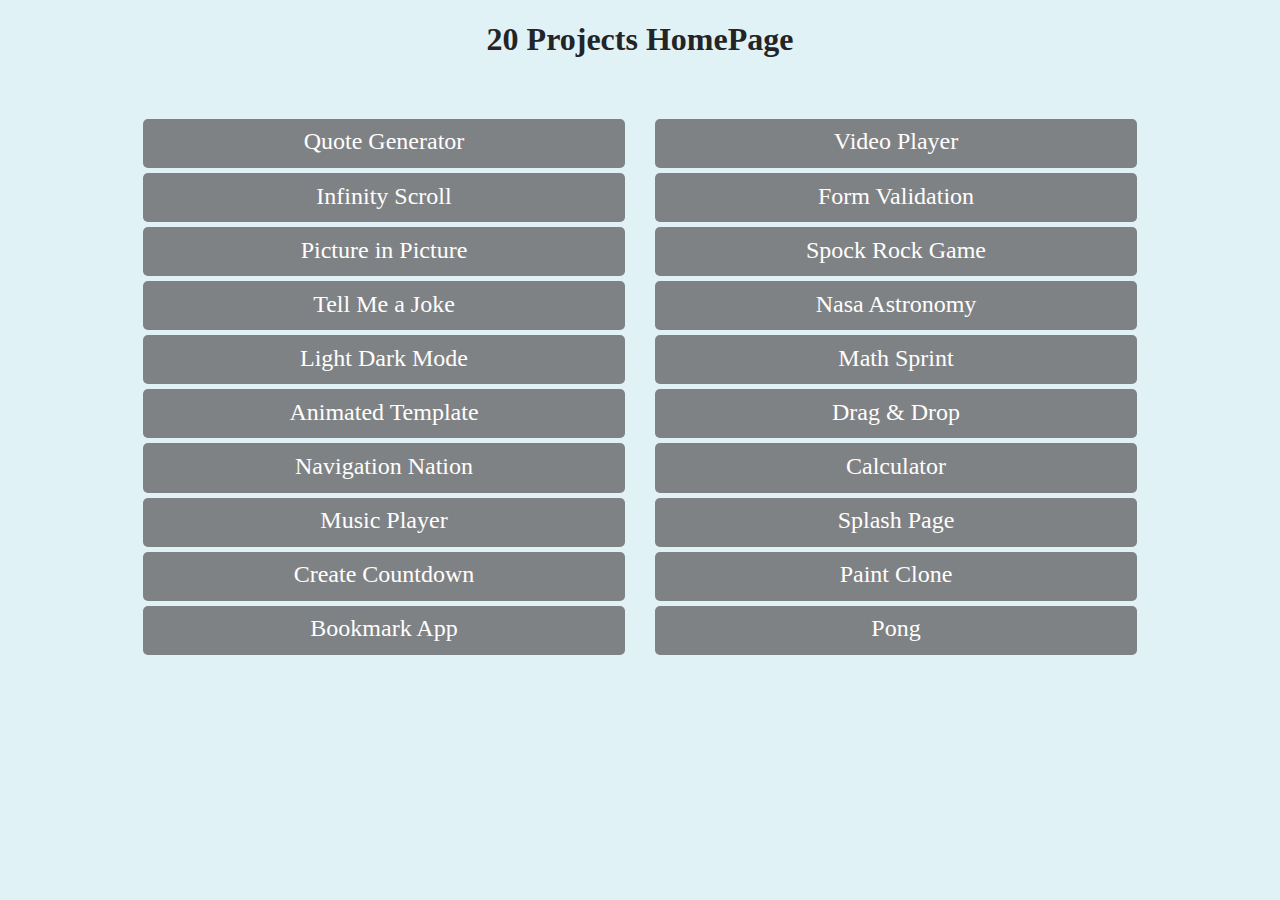
<file: index.html>
<!DOCTYPE html>
<html lang="en">

<head>
    <meta charset="UTF-8">
    <meta name="viewport" content="width=device-width, initial-scale=1.0">
    <title>Noman's 20 Web Projects</title>
    <link rel="icon" type="#" href="image.jpg">
    <link rel="stylesheet" href="style.css">
</head>

<body>
    <h1>20 Projects HomePage</h1>
    <div class="main-container">
        <div class="container">
            <ol>
                <li><a href="https://410noman.github.io/js20webprojects/1-QuoteGenerator/" target="_blank">Quote Generator</a></li>
                <li><a href="https://410noman.github.io/js20webprojects/2-InfinityScroll/" target="_blank">Infinity Scroll</a></li>
                <li><a href="https://410noman.github.io/js20webprojects/3-PictureInPicture/" target="_blank">Picture in Picture</a></li>
                <li><a href="https://410noman.github.io/js20webprojects/4-jokeTeller/" target="_blank">Tell Me a Joke</a></li>
                <li><a href="https://410nomanl.github.io/js20webprojects/5-light-dark-mode/" target="_blank">Light Dark Mode</a></li>
                <li><a href="https://410noman.github.io/js20webprojects/6-animated-template/" target="_blank">Animated Template</a></li>
                <li><a href="https://410noman.github.io/js20webprojects/7-navigation-nation/" target="_blank">Navigation Nation</a></li>
                <li><a href="https://410noman.github.io/js20webprojects/8-music-player/" target="_blank">Music Player</a></li>
                <li><a href="https://410noman.github.io/js20webprojects/9-custom-countdown/" target="_blank">Create Countdown</a></li>
                <li><a href="https://410noman.github.io/js20webprojects/10-bookmark-app/" target="_blank">Bookmark App</a></li>
            </ol>
        </div>
        <div class="container">
            <ol>
                <li><a href="https://410noman.github.io/js20webprojects/11-video-player/" target="_blank">Video Player</a></li>
                <li><a href="https://410noman.github.io/js20webprojects/12-form-validation/" target="_blank">Form Validation</a></li>
                <li><a href="https://410noman.github.io/js20webprojects/13-spock-rock-game/" target="_blank">Spock Rock Game</a></li>
                <li><a href="https://410noman.github.io/js20webprojects/14-nasa-astronomy-inf/" target="_blank">Nasa Astronomy</a></li>
                <li><a href="https://410noman.github.io/js20webprojects/15-math-sprint-game/" target="_blank">Math Sprint</a></li>
                <li><a href="https://410noman.github.io/js20webprojects/16-drag-and-drop/" target="_blank">Drag & Drop</a></li>
                <li><a href="https://410noman.github.io/js20webprojects/17-calculator/" target="_blank">Calculator</a></li>
                <li><a href="https://410noman.github.io/js20webprojects/18-splash-page/" target="_blank">Splash Page</a></li>
                <li><a href="https://410noman.github.io/js20webprojects/19-paint-clone/" target="_blank">Paint Clone</a></li>
                <li><a href="https://410noman.github.io/js20webprojects/20-pong/" target="_blank">Pong </a></li>
            </ol>
        </div>
    </div>
</body>

</html>
</file>
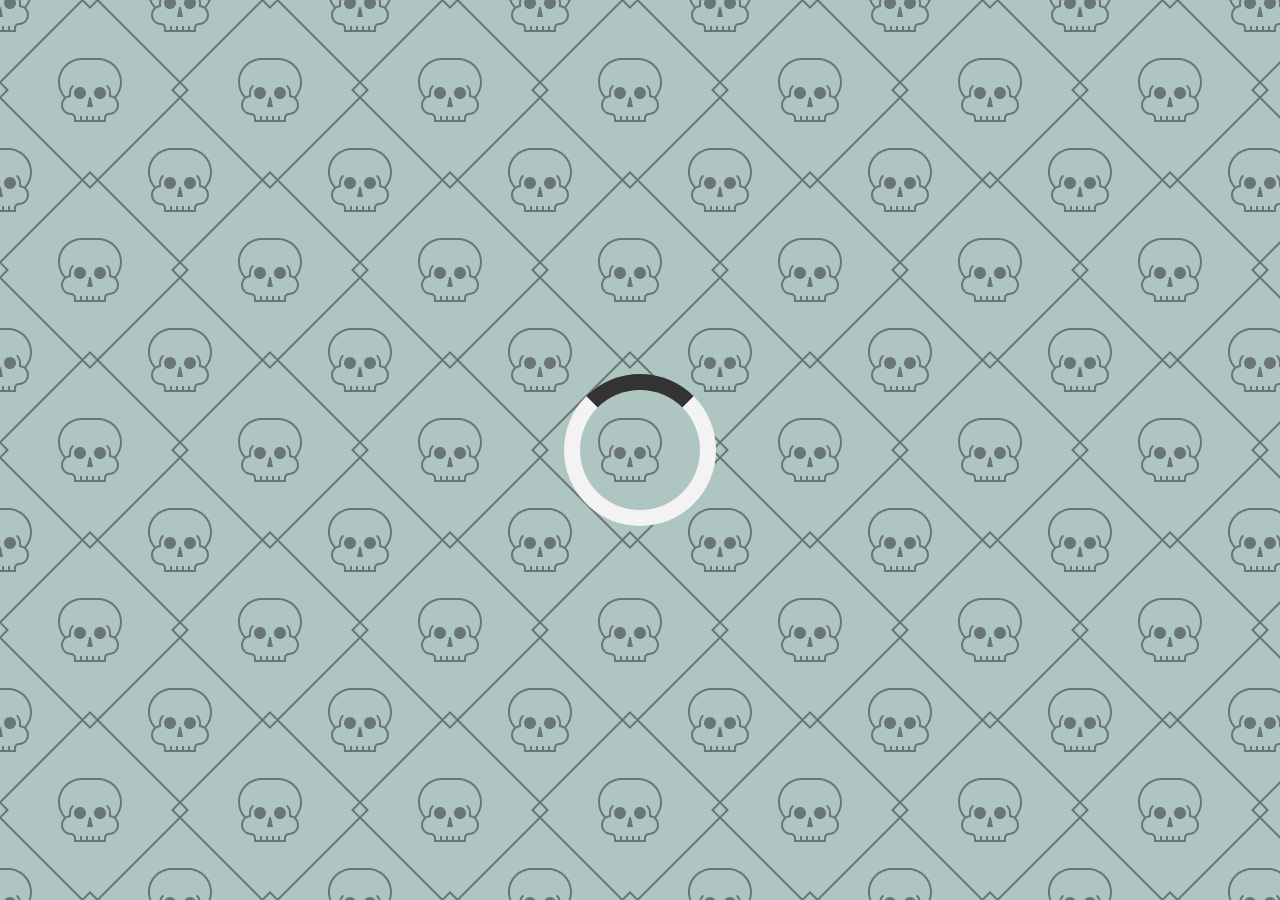
<file: 1-QuoteGenerator/index.html>
<!DOCTYPE html>
<html lang="en">
<head>
    <meta charset="UTF-8">
    <meta name="viewport" content="width=device-width, initial-scale=1.0">
    <title>Quote Generator</title>
    <link rel="icon" type="image/png" href="https://www.google.com/s2/u/0/favicons?domain=https://www.flaticon.com">
    <link rel="stylesheet" href="https://cdnjs.cloudflare.com/ajax/libs/font-awesome/5.15.2/css/all.min.css">
    <link rel="stylesheet" href="style.css">
</head>
<body>
   <div class="quote-container" id="quote-container">
       <div class="quote-text">
           <i class="fas fa-quote-left"></i>
           <span id="quote"></span>
       </div>
        <div class="quote-author">
               <span id="author"></span>
        </div>
        <div class="button-container">
            <button class="twitter-button" id="twitter" title="Tweet!">
                <i class="fab fa-twitter"></i>
            </button>
            <button id="new-quote">New Quote</button>
        </div>
   </div>
   <!--Loader-->
   <div class="loader" id="loader"></div>
    
    <script src="script.js"></script>
</body>
</html>
</file>
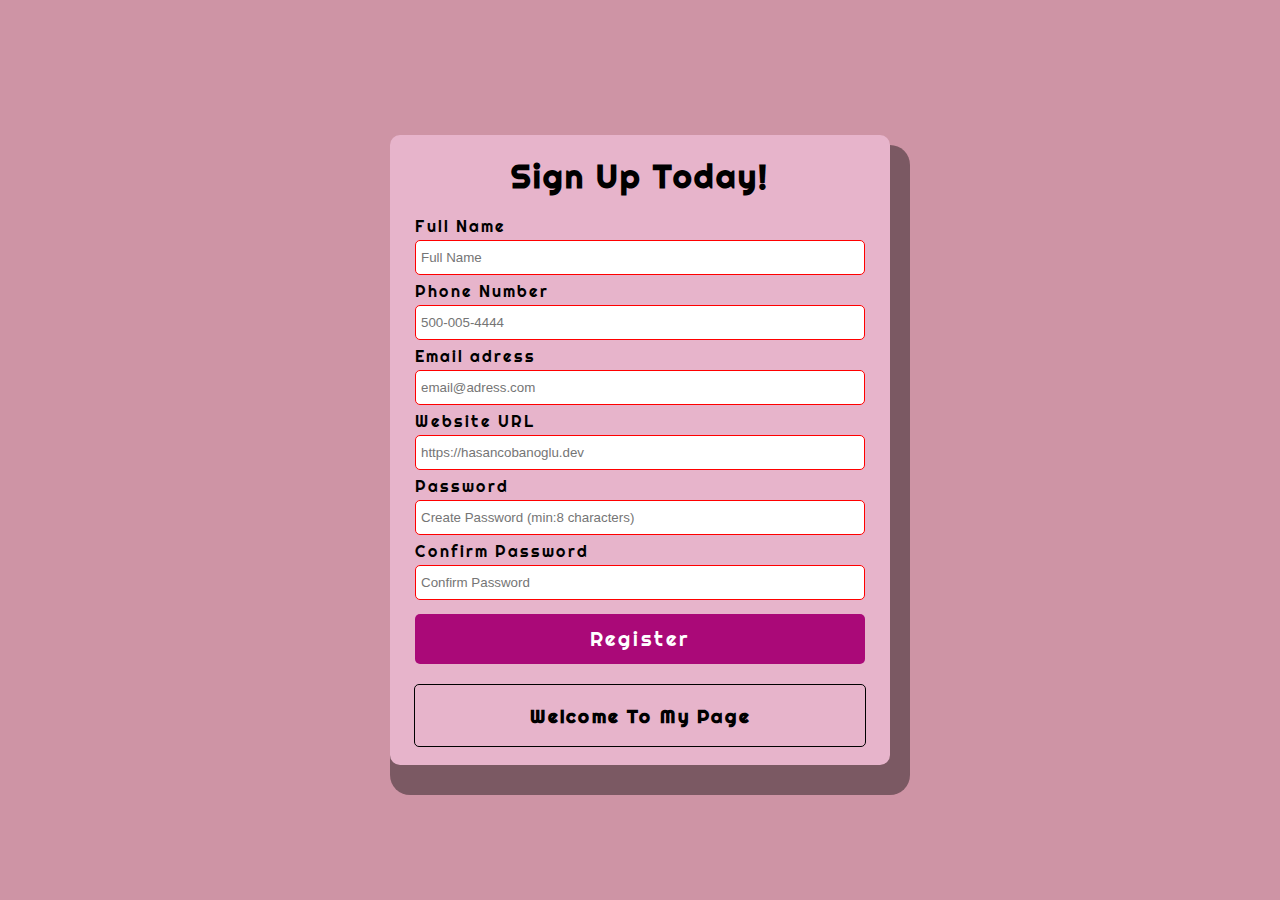
<file: 12-form-validation/index.html>
<!DOCTYPE html>
<html lang="en">
<head>
    <meta charset="UTF-8">
    <meta name="viewport" content="width=device-width, initial-scale=1.0">
    <title>Form Validation</title>
    <link rel="icon" type="image/png" href="https://www.google.com/s2/u/0/favicons?domain=hasancobanoglu.dev">
    <link rel="stylesheet" href="style.css">
</head>
<body>
    <div class="container">
        <h1>Sign Up Today!</h1>
        <form id="form">
            <div class="form-group">
                <label for="name">Full Name</label>
                <input type="text" name="name" id="name" placeholder="Full Name" required minlength="3" maxlength="100" >
            </div>
            <div class="form-group">
                <label for="phone">Phone Number</label>
                <input type="tel" name="phone" id="phone" placeholder="500-005-4444" required pattern="[0-9]{3}-[0-9]{3}-[0-9]{4}">
            </div>
            <div class="form-group">
                <label for="email">Email adress</label>
                <input type="email" name="email" id="email" placeholder="email@adress.com" required>
            </div>
            <div class="form-group">
                <label for="url">Website URL</label>
                <input type="url" name="website" id="url" placeholder="https://hasancobanoglu.dev" required>
            </div>
            <div class="form-group">
                <label for="password1">Password</label>
                <input type="password" name="password" id="password1" placeholder="Create Password (min:8 characters)" required
                 pattern="^(?=.*\d)(?=.*[a-z])(?=.*[A-Z])(?=.*[a-zA-Z]).{8,}$" title="Please include at least 1 uppercase and 1 number">
            </div>
            <div class="form-group">
                <label for="password2">Confirm Password</label>
                <input type="password" id="password2" placeholder="Confirm Password" required pattern="^(?=.*\d)(?=.*[a-z])(?=.*[A-Z])(?=.*[a-zA-Z]).{8,}$">
            </div>
            <button type="submit">Register</button>
        </form>
        <!-- Error/Success Message -->
        <div class="message-container">
            <h3 id="message">Welcome To My Page</h3>
        </div>
    </div>

    <script src="script.js"></script>
</body>
</html>
</file>
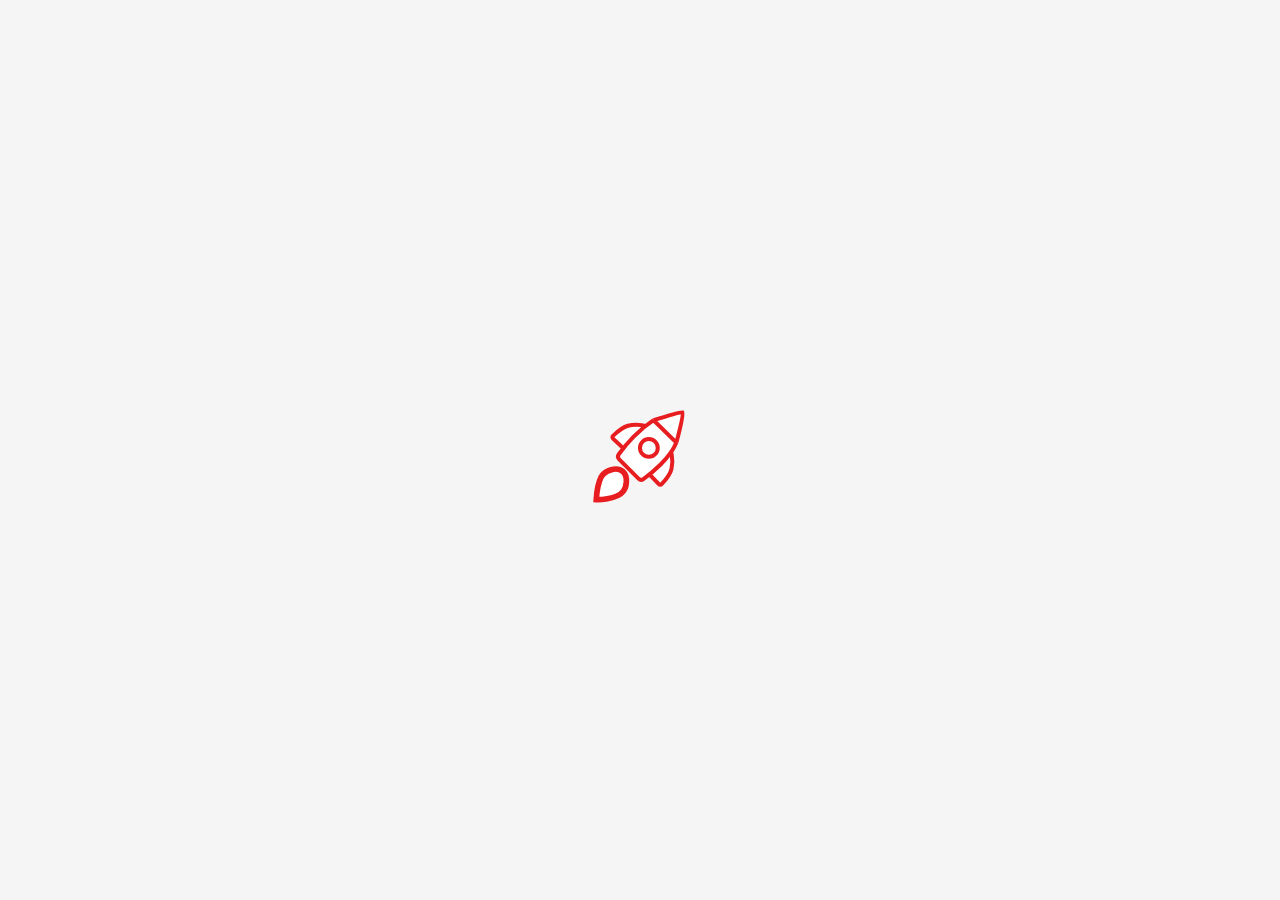
<file: 14-nasa-astronomy-inf/index.html>
<!DOCTYPE html>
<html lang="en">
<head>
    <meta charset="UTF-8">
    <meta name="viewport" content="width=device-width, initial-scale=1.0">
    <title>NASA API Pictures</title>
    <link rel="stylesheet" href="style.css">
    <link rel="icon" type="image/png" href="https://s2.googleusercontent.com/s2/favicons?domain=www.nasa.gov">

</head>
<body>
    <div class="loader hidden">
        <img src="/14-nasa-astronomy-inf/rocket.svg" alt="animation">
    </div>
    <div class="container">
        <div class="navigation-container">
            <span class="background"></span>
            <span class="navigation-items" id="resultsNav">
                <h3 class="clickable" onclick="updateDom(favorites)">Favorites</h3>
                <h3>&nbsp;&nbsp;&nbsp;•&nbsp;&nbsp;&nbsp;</h3>
                <h3 class="clickable" onclick="getNasaPictures()">Load More</h3>
            </span>
            <span class="navigation-items hidden" id="favoritesNav">
                <h3 class="clickable" onclick="getNasaPictures()">Load More NASA Images</h3>
            </span>
        </div>
        <!--Images container-->
        <div class="images-container"></div>
    </div>
    <div class="save-confirmed" hidden>
        <h1>ADDED!</h1>
    </div>
    <!-- Script -->
    <script src="script.js"></script>
</body>
</html>
</file>
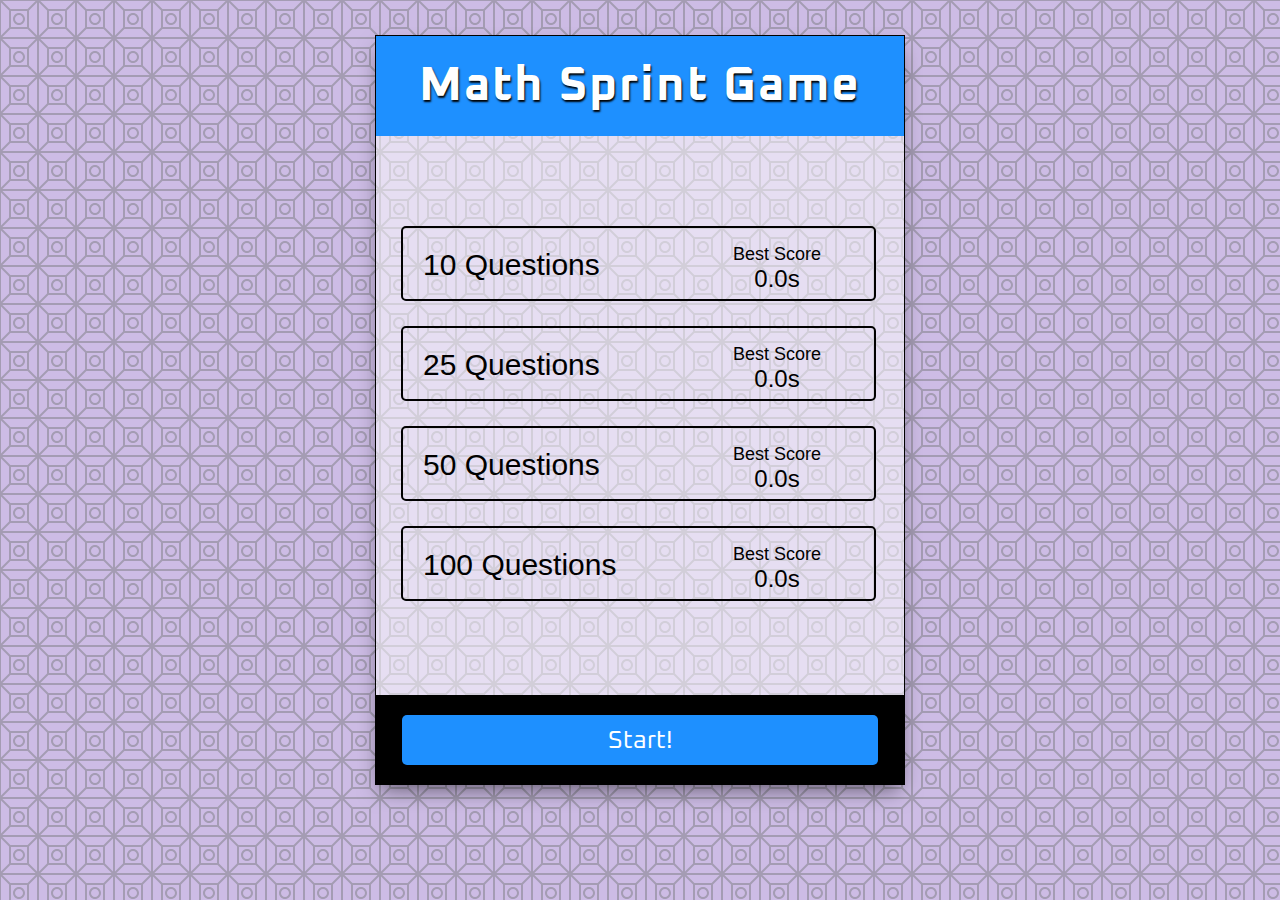
<file: 15-math-sprint-game/index.html>
<!DOCTYPE html>
<html lang="en">
<head>
    <meta charset="UTF-8">
    <meta name="viewport" content="width=device-width, initial-scale=1.0">
    <title>Math Sprint Game</title>
    <link rel="stylesheet" href="style.css">
</head>
<body>
    <div class="game-container">
        <!--Header-->
        <div class="header">
            <h1>Math Sprint Game</h1>
        </div>
        <!--Splash page-->
        <div class="card" id="splash-page">
            <form id="start-form" onsubmit="selectQuestionAmount(event)">
                <div class="selection-container">
                    <!--10 questions radio input-->
                    <div class="radio-container">
                        <label for="value-10">10 Questions</label>
                        <input type="radio" name="questions" id="value-10" value="10">
                        <span class="best-score">
                            <span>Best Score</span>
                            <span class="best-score-value"></span>
                        </span>
                    </div>
                    <!--25 Questions radio input-->
                    <div class="radio-container">
                        <label for="value-25">25 Questions</label>
                        <input type="radio" name="questions" id="value-25" value="25">
                        <span class="best-score">
                            <span>Best Score</span>
                            <span class="best-score-value"></span>
                        </span>
                    </div>
                    <!--50 Questions radio input-->
                    <div class="radio-container">
                        <label for="value-50">50 Questions</label>
                        <input type="radio" name="questions" id="value-50" value="50">
                        <span class="best-score">
                            <span>Best Score</span>
                            <span class="best-score-value"></span>
                        </span>
                    </div>
                    <!--100 Questions radio input-->
                    <div class="radio-container">
                        <label for="value-100">100 Questions</label>
                        <input type="radio" name="questions" id="value-100" value="100">
                        <span class="best-score">
                            <span>Best Score</span>
                            <span class="best-score-value"></span>
                        </span>
                    </div>
                </div>
                <!--Start Button-->
                <div class="selection-footer">
                    <button class="start" type="submit">Start!</button>
                </div>
            </form>
        </div>
        <!--Countdown Page-->
        <div class="card" id="countdown-page" hidden>
            <h1 class="countdown"></h1>
        </div>
        <!--Game Page-->
        <div class="card" id="game-page" hidden>
            <!--Item Container-->
            <div class="item-container"></div>
            <!--Right/Wrong Buttons-->
            <div class="item-footer">
                <button class="wrong" onclick="select(false)">Wrong</button>
                <button class="right" onclick="select(true)">Right</button>
            </div>
        </div>
        <!--Score page-->
        <div class="card" id="score-page" hidden>
            <!--Score container-->
            <div class="score-container">
                <h1 class="title">Your Time</h1>
                <h1 class="final-time"></h1>
                <h1 class="base-time"></h1>
                <h1 class="penalty-time"></h1>
            </div>
            <!--Play Again-->
            <div class="score-footer">
                <button class="play-again" hidden>Play Again</button>
            </div>
        </div>
    </div>
    <!-- Script -->
    <script src="shuffle.js"></script>
    <script src="script.js"></script>
</body>
</html>
</file>
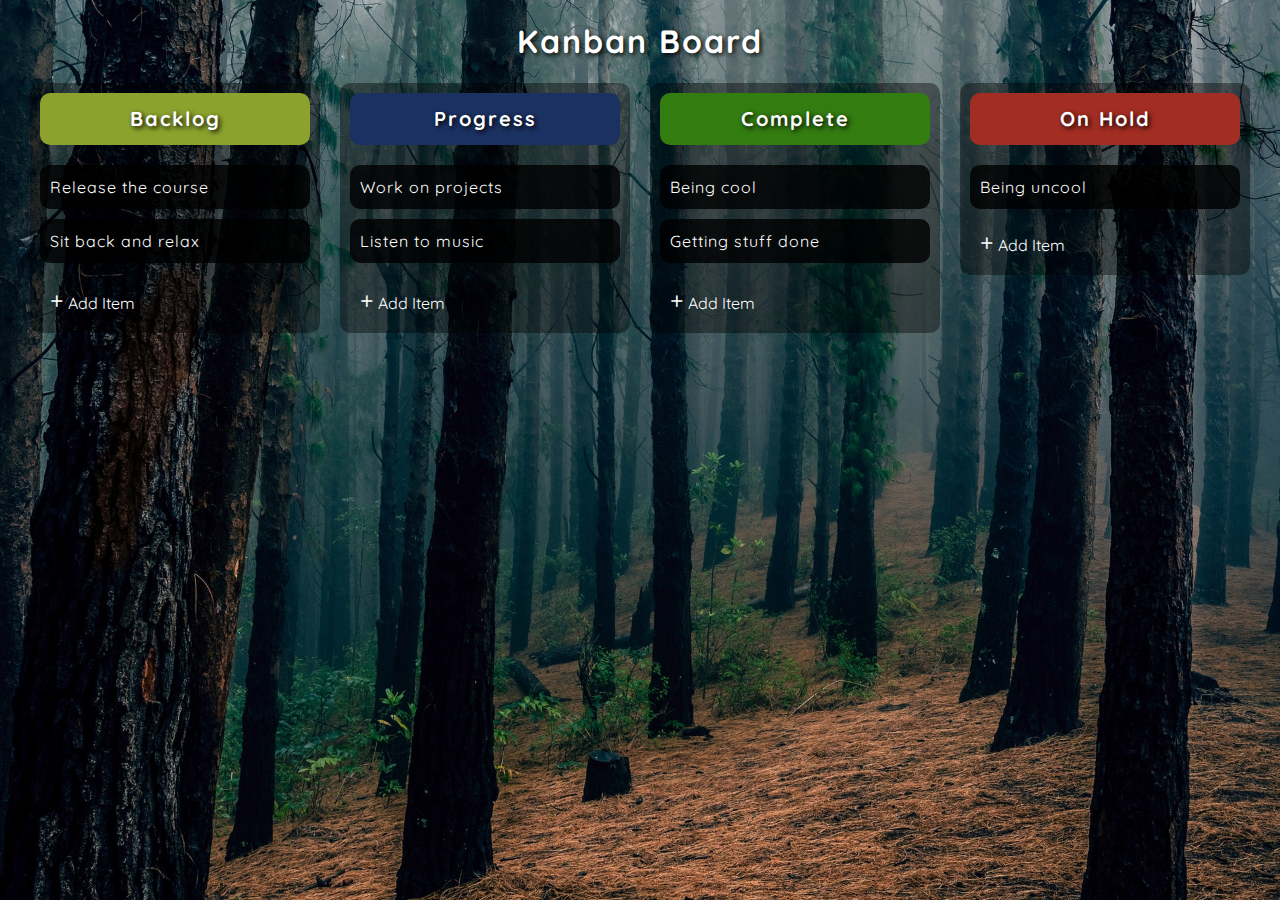
<file: 16-drag-and-drop/index.html>
<!DOCTYPE html>
<html lang="en">
<head>
    <meta charset="UTF-8">
    <meta name="viewport" content="width=device-width, initial-scale=1.0">
    <title>Drag and Drop</title>
    <link rel="stylesheet" href="style.css">
</head>
<body>
    <h1 class="main-title">Kanban Board</h1>
    <div class="drag-container">
        <ul class="drag-list">
            <!--Backlog column-->
            <li class="drag-column backlog-column">
                <span class="header">
                    <h1>Backlog</h1>
                </span>
                <!--Backlog content-->
                <div id="backlog-content" class="custom-scroll">
                    <ul class="drag-item-list" id="backlog-list" ondrop="drop(event)" ondragover="allowDrop(event)" ondragenter="dragEnter(0)"></ul>
                </div>
                <!--Add button group-->
                <div class="add-btn-group">
                    <div class="add-btn" onclick="showInputBox(0)">
                        <span class="plus-sign">+</span>
                        <span>Add Item</span>                 
                    </div>
                    <div class="add-btn solid" onclick="hideInputBox(0)">
                        <span>Save Item</span>
                    </div>
                </div>
                    <div class="add-container">
                        <div class="add-item" contenteditable="true"></div>
                    </div>
            </li>
            <!--Progress column-->
            <li class="drag-column progress-column">
                <span class="header">
                    <h1>Progress</h1>
                </span>
                <!--progress content-->
                <div id="progress-content" class="custom-scroll">
                    <ul class="drag-item-list" id="progress-list" ondrop="drop(event)" ondragover="allowDrop(event)" ondragenter="dragEnter(1)"></ul>
                </div>
                <!--Add button group-->
                <div class="add-btn-group">
                    <div class="add-btn" onclick="showInputBox(1)">
                        <span class="plus-sign">+</span>
                        <span>Add Item</span>                 
                    </div>
                    <div class="add-btn solid" onclick="hideInputBox(1)">
                        <span>Save Item</span>
                    </div>
                </div>
                    <div class="add-container">
                        <div class="add-item" contenteditable="true"></div>
                    </div>
            </li>
            <!--Complete column-->
            <li class="drag-column complete-column">
                <span class="header">
                    <h1>Complete</h1>
                </span>
                <!--complete content-->
                <div id="complete-content" class="custom-scroll">
                    <ul class="drag-item-list" id="complete-list" ondrop="drop(event)" ondragover="allowDrop(event)" ondragenter="dragEnter(2)"></ul>
                </div>
                <!--Add button group-->
                <div class="add-btn-group">
                    <div class="add-btn" onclick="showInputBox(2)">
                        <span class="plus-sign">+</span>
                        <span>Add Item</span>                 
                    </div>
                    <div class="add-btn solid" onclick="hideInputBox(2)">
                        <span>Save Item</span>
                    </div>
                </div>
                    <div class="add-container">
                        <div class="add-item" contenteditable="true"></div>
                    </div>
            </li>
            <!--On hold column-->
            <li class="drag-column on-hold-column">
                <span class="header">
                    <h1>On Hold</h1>
                </span>
                <!--On Hold content-->
                <div id="on-hold-content" class="custom-scroll">
                    <ul class="drag-item-list" id="on-hold-list" ondrop="drop(event)" ondragover="allowDrop(event)" ondragenter="dragEnter(3)"></ul>
                </div>
                <!--Add button group-->
                <div class="add-btn-group">
                    <div class="add-btn" onclick="showInputBox(3)">
                        <span class="plus-sign">+</span>
                        <span>Add Item</span>                 
                    </div>
                    <div class="add-btn solid" onclick="hideInputBox(3)">
                        <span>Save Item</span>
                    </div>
                </div>
                    <div class="add-container">
                        <div class="add-item" contenteditable="true"></div>
                    </div>
            </li>
        </ul>
    </div>
    <!-- Script -->
    <script src="script.js"></script>
</body>
</html>
</file>
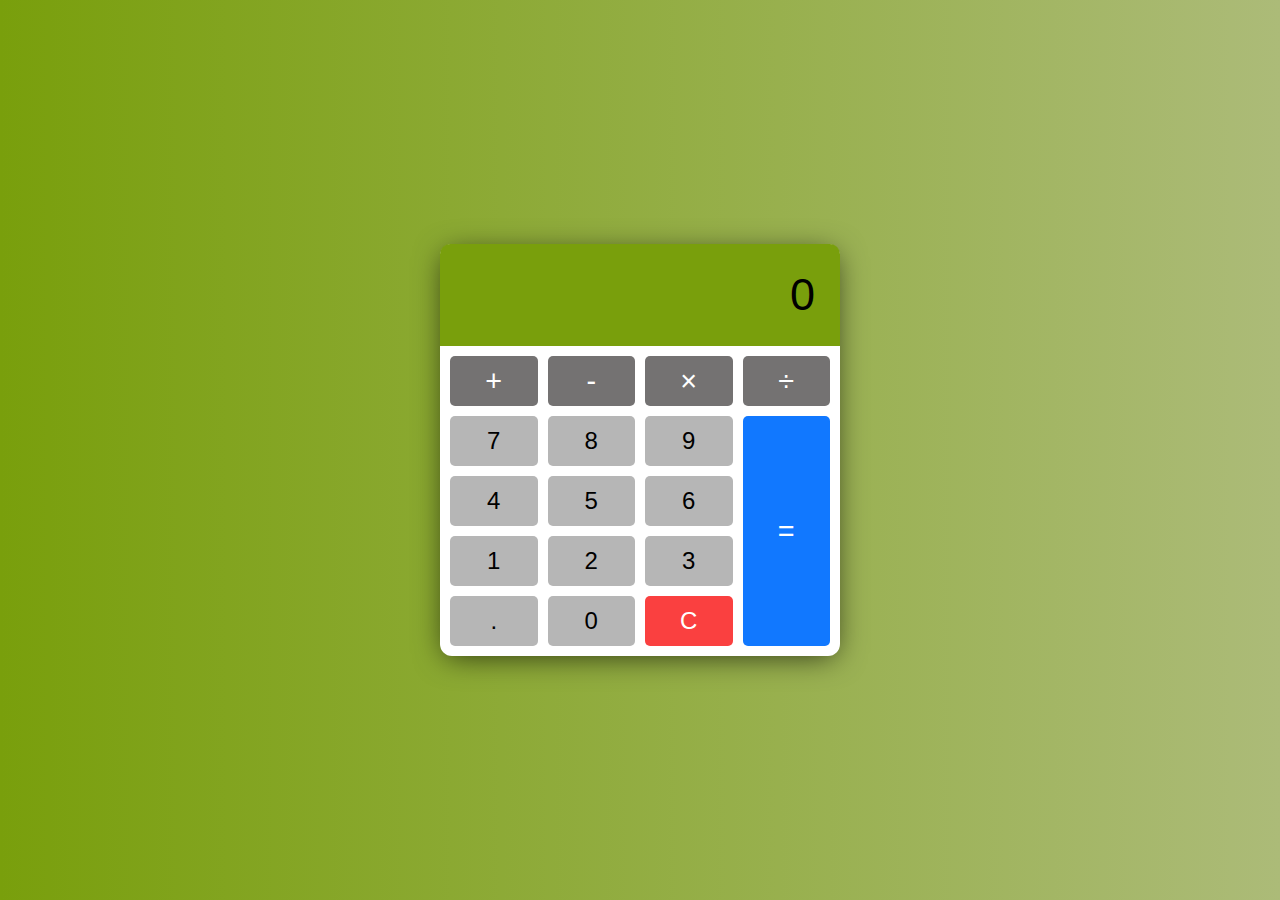
<file: 17-calculator/index.html>
<!DOCTYPE html>
<html lang="en">
<head>
    <meta charset="UTF-8">
    <meta name="viewport" content="width=device-width, initial-scale=1.0">
    <title>Best Calculator</title>
    <link rel="icon" type="image/png" href="https://www.google.com/s2/u/0/favicons?domain=hasancobanoglu.dev">
    <link rel="stylesheet" href="style.css">
</head>
<body>
    <!--Calculator-->
    <div class="calculator">
        <!--Display-->
        <div class="calculator-display">
            <h1>0</h1>
        </div>
        <!--buttons-->
        <div class="calculator-buttons">
            <button class="operator" value="+">+</button>
            <button class="operator" value="-">-</button>
            <button class="operator" value="*">×</button>
            <button class="operator" value="/">÷</button>
            <button value="7">7</button>
            <button value="8">8</button>
            <button value="9">9</button>
            <button value="4">4</button>
            <button value="5">5</button>
            <button value="6">6</button>
            <button value="1">1</button>
            <button value="2">2</button>
            <button value="3">3</button>
            <button class="decimal" value=".">.</button>
            <button value="0">0</button>
            <button class="clear" id="clear-btn">C</button>
            <button class="equal-sign operator" value="=">=</button>
        </div>
    </div>
    <script src="script.js"></script>
</body>
</html>
</file>
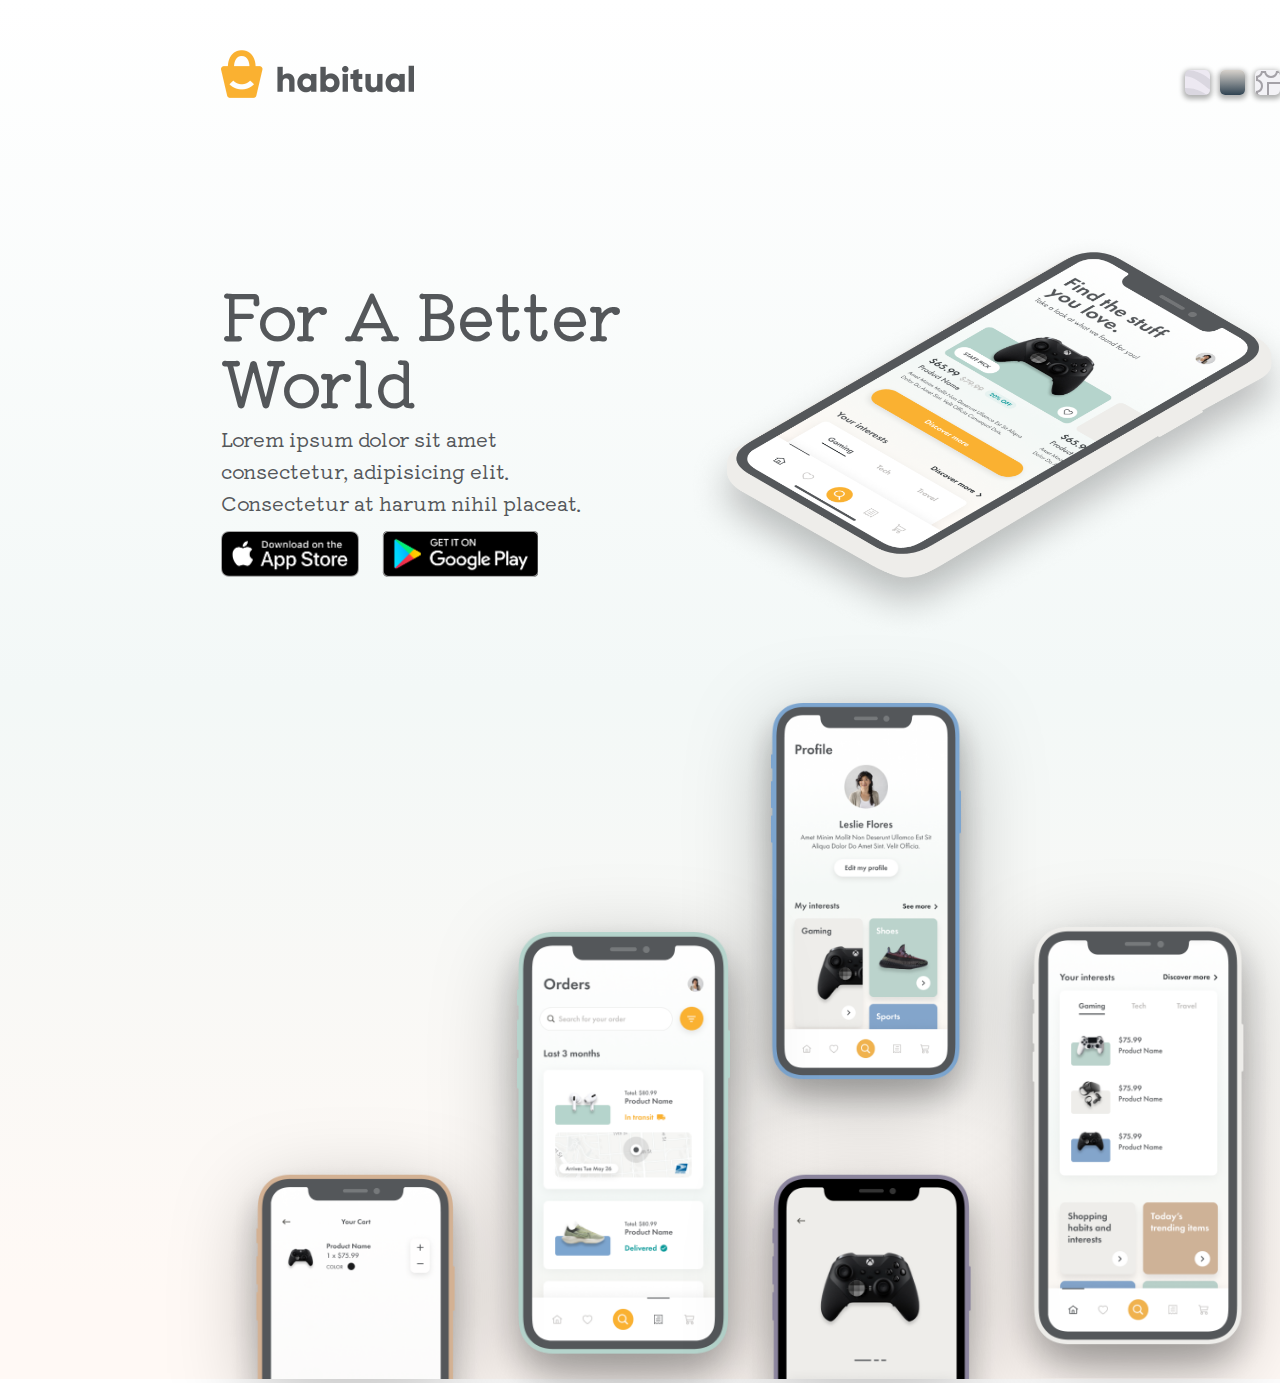
<file: 18-splash-page/index.html>
<!DOCTYPE html>
<html lang="en">

<head>
    <meta charset="UTF-8">
    <meta name="viewport" content="width=device-width, initial-scale=1.0">
    <title>Splash Page</title>
    <link rel="icon" type="image/png" href="https://www.google.com/s2/u/0/favicons?domain=hasancobanoglu.dev">
    <link rel="stylesheet" href="style.css">
</head>

<body>
    <div class="wrapper">
        <!--Logo-->
        <img src="./img/habitual-logo.png" alt="Habitual Logo" class="brand-img">
        <!--Background toogle-->
        <div class="background-toggles" title="Change Background">
            <div class="background-1" onclick="changeBackground(1)"></div>
            <div class="background-2" onclick="changeBackground(2)"></div>
            <div class="background-3" onclick="changeBackground(3)"></div>
        </div>
        <!--Title & Text-->
        <div class="text-container">
            <h1 class="title">For A Better World</h1>
            <p class="text">Lorem ipsum dolor sit amet consectetur, adipisicing elit. Consectetur at harum nihil
                placeat.</p>
            <div class="app-store-btn">
                <a href="https://apple.com" target="_blank">
                    <img src="./img/app-store-butotn.png" alt="App Store">
                </a>
            </div>
            <div class="google-play-btn">
                <a href="https://play.google.com" target="_blank">
                    <img src="./img/google-play-button.png" alt="Play Store">
                </a>
            </div>
        </div>
        <!--Main image-->
        <div class="main-image-container">
            <img src="./img/main-img.png" alt="Landing Page Mockup">
        </div>
        <!--Images-->
        <img src="./img/profile.png" alt="Profile Mockup" class="profile-img">
        <img src="./img/orders.png" alt="Orders Mockup" class="orders-img">
        <img src="./img/home.png" alt="Home Mockup" class="home-img">
        <img src="./img/cart.png" alt="Cart Mockup" class="cart-img">
        <img src="./img/product.png" alt="Product Mockup" class="product-img">
    </div>
    <script src="script.js"></script>
</body>

</html>
</file>
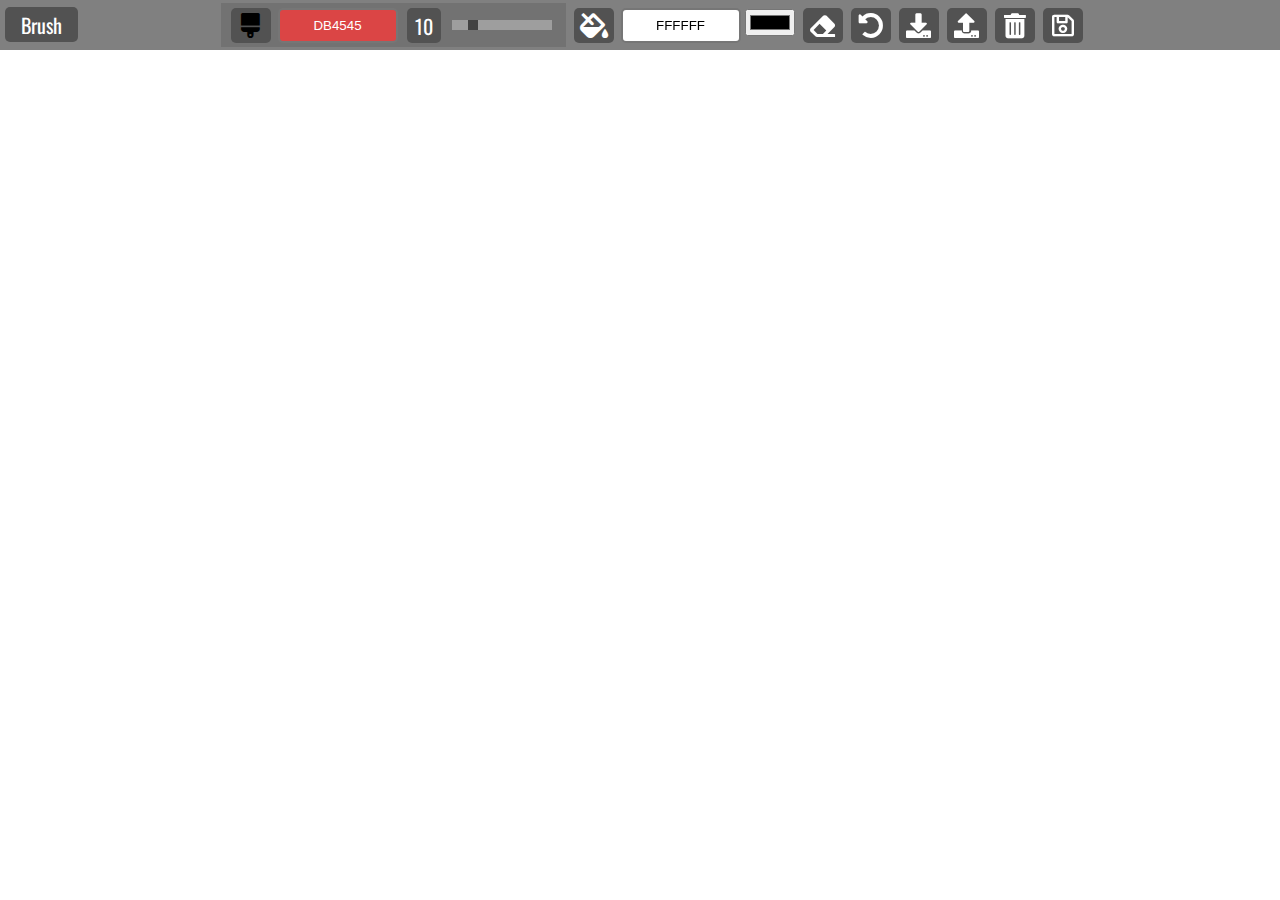
<file: 19-paint-clone/index.html>
<!DOCTYPE html>
<html lang="en">

<head>
    <meta charset="UTF-8">
    <meta name="viewport" content="width=device-width, initial-scale=1.0">
    <title>Paint Clone</title>
    <link rel="icon" type="image/png" href="favicon.png">
    <link rel="stylesheet" href="https://cdnjs.cloudflare.com/ajax/libs/font-awesome/5.10.2/css/all.min.css" />
    <link rel="stylesheet" href="style.css">
</head>

<body>
    <!-- Tool Bar -->
    <div class="top-bar">
        <!-- Active Tool -->
        <div class="active-tool">
            <span id="active-tool" title="Active Tool">Brush</span>
        </div>
        <!-- Brush -->
        <div class="brush tool">
            <i class="fas fa-brush" id="brush" title="Brush"></i>
            <input class="jscolor" value="db4545" id="brush-color">
            <span class="size" id="brush-size" title="Brush Size">10</span>
            <input type="range" min="1" max="50" value="10" class="slider" id="brush-slider">
        </div>
        <!-- Bucket -->
        <div class="bucket tool">
            <i class="fas fa-fill-drip" title="Background Color"></i>
            <input class="jscolor" value="fff" id="bucket-color">
            <input type="color">
        </div>
        <!-- Eraser -->
        <div class="tool">
            <i class="fas fa-eraser" id="eraser" title="Eraser"></i>
        </div>
        <!-- Clear Canvas -->
        <div class="tool">
            <i class="fas fa-undo-alt" id="clear-canvas" title="Clear"></i>
        </div>
        <!-- Save Local Storage -->
        <div class="tool">
            <i class="fas fa-download" id="save-storage" title="Save Local Storage"></i>
        </div>
        <!-- Load Local Storage -->
        <div class="tool">
            <i class="fas fa-upload" id="load-storage" title="Load Local Storage"></i>
        </div>
        <!-- Clear Local Storage -->
        <div class="tool">
            <i class="fas fa-trash-alt" id="clear-storage" title="Clear Local Storage"></i>
        </div>
        <!-- Download Image -->
        <div class="tool">
            <a id="download">
                <i class="far fa-save" title="Save Image File"></i>
            </a>
        </div>
    </div>
    <div class="mobile-message">
        <h2>Please Use The App On Larger Screen.</h2>
    </div>

    <!-- Script -->
    <script src="jscolor.js"></script>
    <script src="script.js"></script>
</body>

</html>
</file>
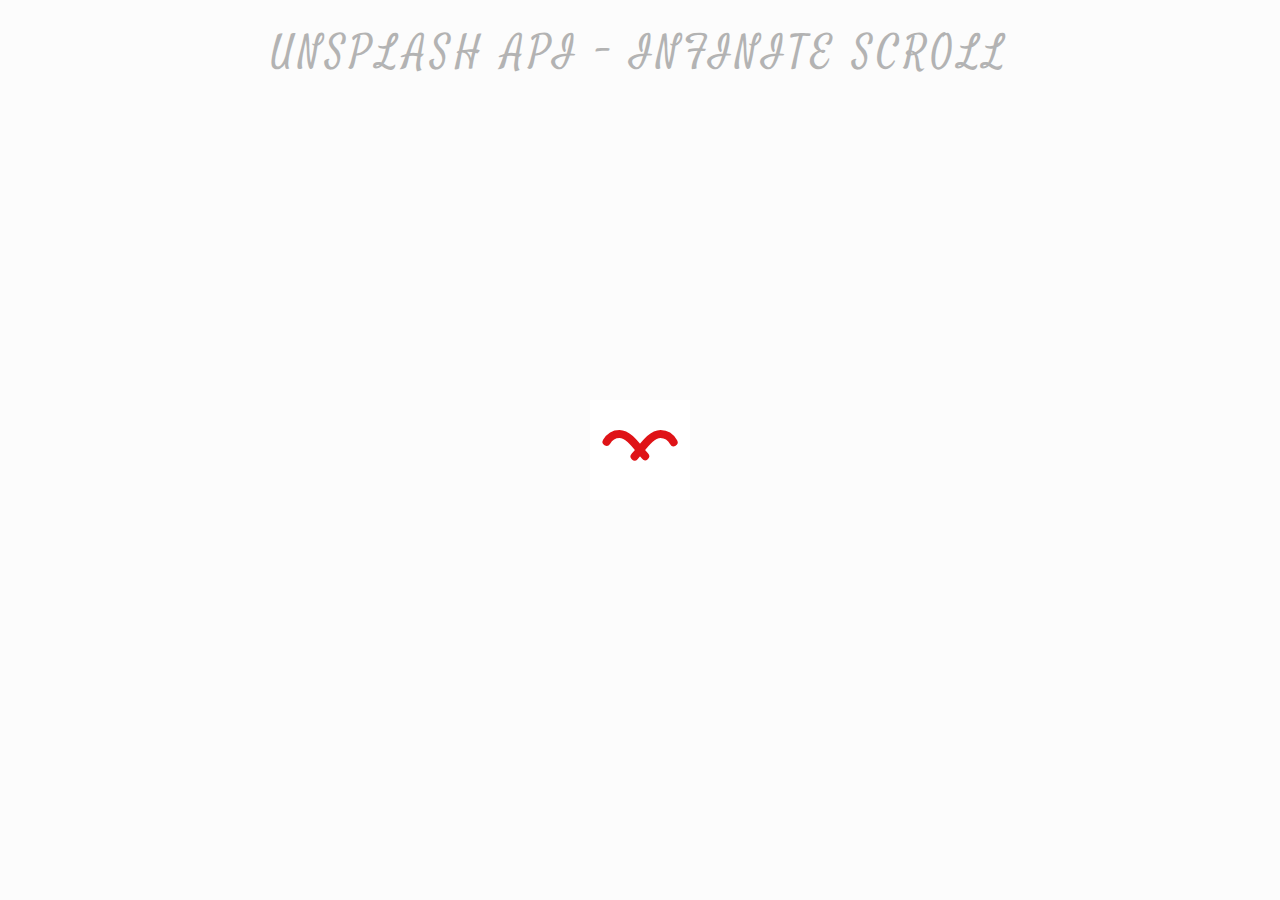
<file: 2-InfinityScroll/index.html>
<!DOCTYPE html>
<html lang="en">
<head>
    <meta charset="UTF-8">
    <meta name="viewport" content="width=device-width, initial-scale=1.0">
    <title>Infinite Scroll</title>
    <link rel="icon" type="image/png" href="https://www.google.com/s2/u/0/favicons?domain=hasancobanoglu.dev">
    <link rel="stylesheet" href="style.css">
</head>
<body>
    <h1>Unsplash API - Infinite Scroll</h1>
    <div class="loader" id="loader">
        <img src="loader.svg" alt="Loading">
    </div>
    <div class="image-container" id="image-container"></div>

    <script src="script.js"></script>
</body>
</html>
</file>
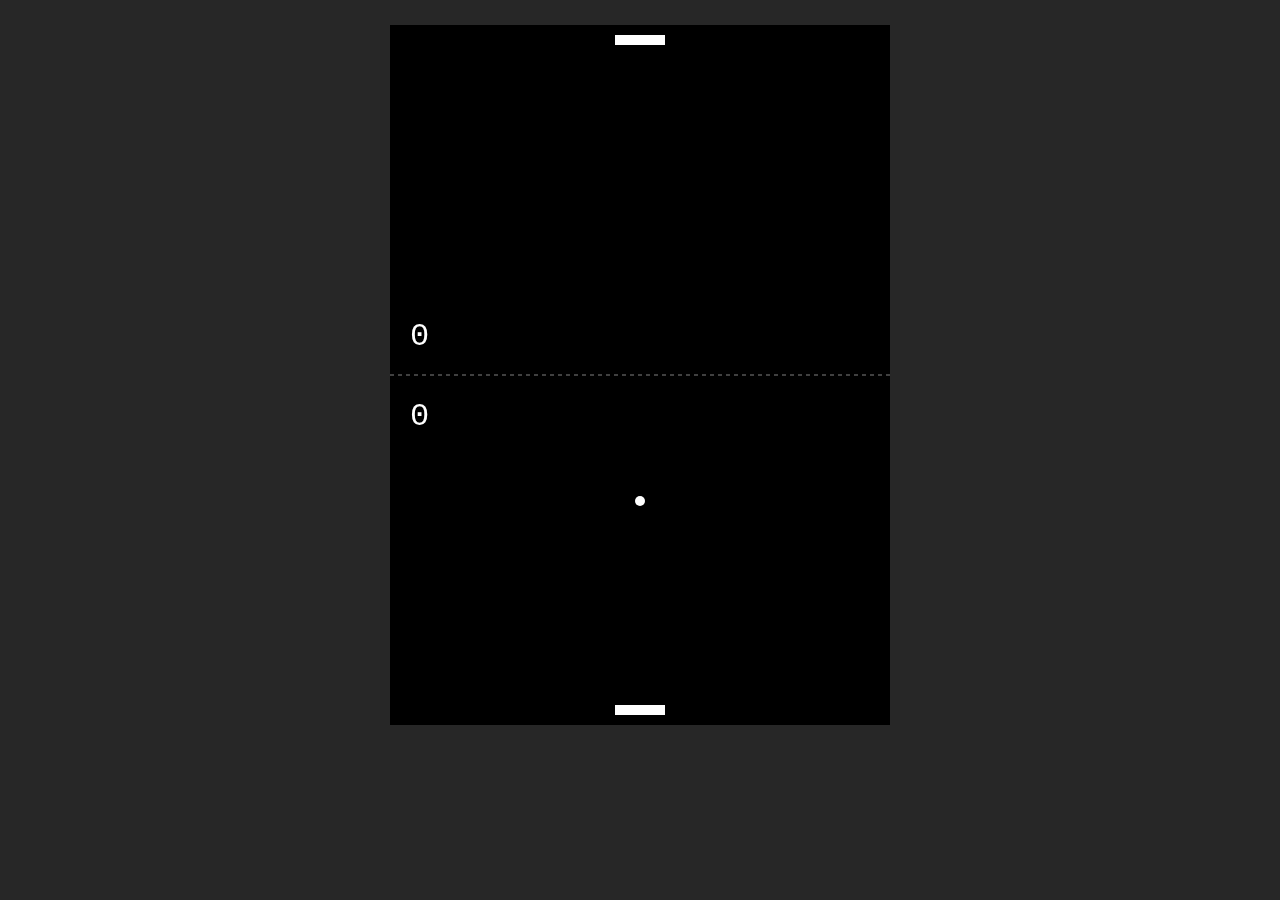
<file: 20-pong/index.html>
<!DOCTYPE html>
<html lang="en">
<head>
    <meta charset="UTF-8">
    <meta name="viewport" content="width=device-width, initial-scale=1.0">
    <title>Pong</title>
    <link rel="icon" type="image/png" href="favicon.png">
    <link rel="stylesheet" href="style.css">
</head>
<body>
    <!-- Script -->
    <script src="script.js"></script>
</body>
</html>
</file>
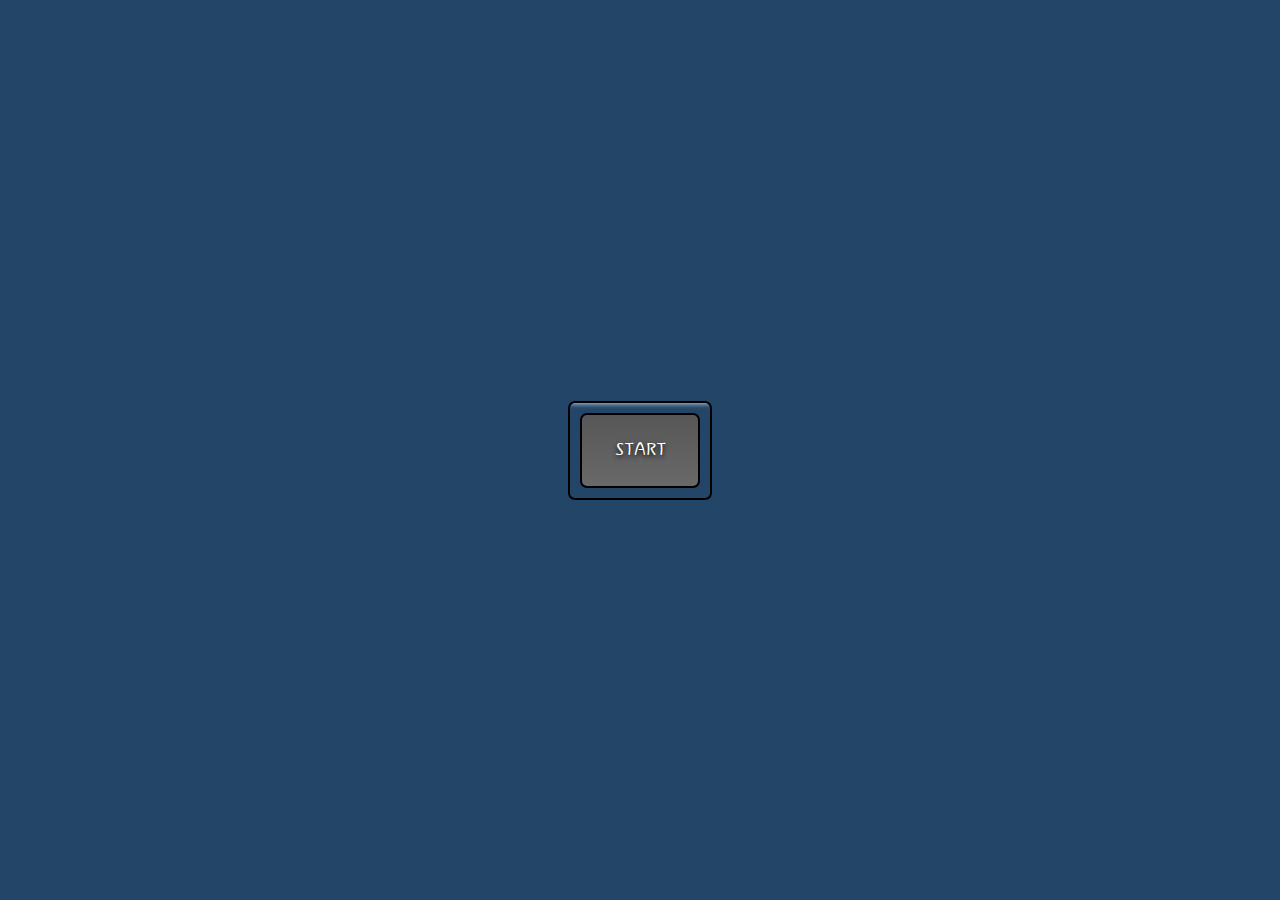
<file: 3-PictureInPicture/index.html>
<!DOCTYPE html>
<html lang="en">
<head>
    <meta charset="UTF-8">
    <meta name="viewport" content="width=device-width, initial-scale=1.0">
    <title>Picture In Picture</title>
    <link rel="icon" type="image/png" href="https://www.google.com/s2/u/0/favicons?domain=hasancobanoglu.dev">
    <link rel="stylesheet" href="https://cdnjs.cloudflare.com/ajax/libs/font-awesome/5.15.2/css/all.min.css">
    <link rel="stylesheet" href="style.css">
</head>
<body>
    <video src="" id="video" controls height="360" width="640" hidden></video>
    <div class="button-container">
        <button id="button">START</button>
    </div>
    <script src="script.js"></script>
</body>
</html>
</file>
<file: style.css>
body{
    margin: 0;
    padding: 0;
    background: rgb(225, 242, 247);
    font-family: 'Times New Roman', Times, serif;
    font-style: bold;
    font-size: 1.5rem;
}

.main-container {
    display: flex;
    justify-content: center;
    margin-top: 2vh;
}

.container {
    width: 40vw;
}

h1 {
    text-align: center;
    color: rgb(35, 36, 37);
    font-size: 2rem;
}

ol {
    position: relative;
    padding: 10px ;
}

ol li {
    background: rgba(85, 81, 81, 0.699);
    list-style-type: none;
    padding: 0.6rem 1.25rem;
    color: #fff;
    height: 1.87rem;
    margin: 5px 5px;
    transition: .5s;
    border-radius: 5px;
    text-align: center;
}

ol li:hover {
    cursor: pointer;
    filter: brightness(90%);
}

a{
    color:rgb(255, 254, 254);
}

a:link,
a:visited {
    text-decoration: none;
}

a:hover,
a:active {
    text-decoration: underline;
}


@media screen and (max-width: 700px) {
    body{
        font-size: 1.1rem;
    }

    .main-container {
        margin-top: -2vh;
    }

    .container {
        width: 45vw;
    }
}
</file>
<file: 1-QuoteGenerator/style.css>
@import url('https://fonts.googleapis.com/css2?family=Amatic+SC:wght@700&display=swap');
html {
    box-sizing: border-box;
}

body{
    margin: 0;
    min-height: 100vh;
    background-color: #afc5c2;
    background-image: url("data:image/svg+xml,%3Csvg width='180' height='180' viewBox='0 0 180 180' xmlns='http://www.w3.org/2000/svg'%3E%3Cpath d='M82.42 180h-1.415L0 98.995v-2.827L6.167 90 0 83.833V81.004L81.005 0h2.827L90 6.167 96.167 0H98.996L180 81.005v2.827L173.833 90 180 96.167V98.996L98.995 180h-2.827L90 173.833 83.833 180H82.42zm0-1.414L1.413 97.58 8.994 90l-7.58-7.58L82.42 1.413 90 8.994l7.58-7.58 81.006 81.005-7.58 7.58 7.58 7.58-81.005 81.006-7.58-7.58-7.58 7.58zM175.196 0h-25.832c1.033 2.924 2.616 5.59 4.625 7.868C152.145 9.682 151 12.208 151 15c0 5.523 4.477 10 10 10 1.657 0 3 1.343 3 3v4h16V0h-4.803c.51.883.803 1.907.803 3 0 3.314-2.686 6-6 6s-6-2.686-6-6c0-1.093.292-2.117.803-3h10.394-13.685C161.18.938 161 1.948 161 3v4c-4.418 0-8 3.582-8 8s3.582 8 8 8c2.76 0 5 2.24 5 5v2h4v-4h2v4h4v-4h2v4h2V0h-4.803zm-15.783 0c-.27.954-.414 1.96-.414 3v2.2c-1.25.254-2.414.74-3.447 1.412-1.716-1.93-3.098-4.164-4.054-6.612h7.914zM180 17h-3l2.143-10H180v10zm-30.635 163c-.884-2.502-1.365-5.195-1.365-8 0-13.255 10.748-24 23.99-24H180v32h-30.635zm12.147 0c.5-1.416 1.345-2.67 2.434-3.66l-1.345-1.48c-1.498 1.364-2.62 3.136-3.186 5.14H151.5c-.97-2.48-1.5-5.177-1.5-8 0-12.15 9.84-22 22-22h8v30h-18.488zm13.685 0c-1.037-1.793-2.976-3-5.197-3-2.22 0-4.16 1.207-5.197 3h10.394zM0 148h8.01C21.26 148 32 158.742 32 172c0 2.805-.48 5.498-1.366 8H0v-32zm0 2h8c12.15 0 22 9.847 22 22 0 2.822-.53 5.52-1.5 8h-7.914c-.567-2.004-1.688-3.776-3.187-5.14l-1.346 1.48c1.09.99 1.933 2.244 2.434 3.66H0v-30zm15.197 30c-1.037-1.793-2.976-3-5.197-3-2.22 0-4.16 1.207-5.197 3h10.394zM0 32h16v-4c0-1.657 1.343-3 3-3 5.523 0 10-4.477 10-10 0-2.794-1.145-5.32-2.992-7.134C28.018 5.586 29.6 2.924 30.634 0H0v32zm0-2h2v-4h2v4h4v-4h2v4h4v-2c0-2.76 2.24-5 5-5 4.418 0 8-3.582 8-8s-3.582-8-8-8V3c0-1.052-.18-2.062-.512-3H0v30zM28.5 0c-.954 2.448-2.335 4.683-4.05 6.613-1.035-.672-2.2-1.16-3.45-1.413V3c0-1.04-.144-2.046-.414-3H28.5zM0 17h3L.857 7H0v10zM15.197 0c.51.883.803 1.907.803 3 0 3.314-2.686 6-6 6S4 6.314 4 3c0-1.093.292-2.117.803-3h10.394zM109 115c-1.657 0-3 1.343-3 3v4H74v-4c0-1.657-1.343-3-3-3-5.523 0-10-4.477-10-10 0-2.793 1.145-5.318 2.99-7.132C60.262 93.638 58 88.084 58 82c0-13.255 10.748-24 23.99-24h16.02C111.26 58 122 68.742 122 82c0 6.082-2.263 11.636-5.992 15.866C117.855 99.68 119 102.206 119 105c0 5.523-4.477 10-10 10zm0-2c-2.76 0-5 2.24-5 5v2h-4v-4h-2v4h-4v-4h-2v4h-4v-4h-2v4h-4v-4h-2v4h-4v-2c0-2.76-2.24-5-5-5-4.418 0-8-3.582-8-8s3.582-8 8-8v-4c0-2.64 1.136-5.013 2.946-6.66L72.6 84.86C70.39 86.874 69 89.775 69 93v2.2c-1.25.254-2.414.74-3.447 1.412C62.098 92.727 60 87.61 60 82c0-12.15 9.84-22 22-22h16c12.15 0 22 9.847 22 22 0 5.61-2.097 10.728-5.55 14.613-1.035-.672-2.2-1.16-3.45-1.413V93c0-3.226-1.39-6.127-3.6-8.14l-1.346 1.48C107.864 87.987 109 90.36 109 93v4c4.418 0 8 3.582 8 8s-3.582 8-8 8zM90.857 97L93 107h-6l2.143-10h1.714zM80 99c3.314 0 6-2.686 6-6s-2.686-6-6-6-6 2.686-6 6 2.686 6 6 6zm20 0c3.314 0 6-2.686 6-6s-2.686-6-6-6-6 2.686-6 6 2.686 6 6 6z' fill='%23000000' fill-opacity='0.4' fill-rule='evenodd'/%3E%3C/svg%3E"); 
    color: black;
    font-family: 'Amatic SC', cursive;
    font-weight: 800;
    text-align: center;
    display: flex;
    align-items: center;
    justify-content: center;
}

.quote-container {
    width: auto;
    max-width: 900px;
    padding: 20px 30px;
    border-radius: 10px;
    background-color: rgb(255, 255, 255, 0.4);
    box-shadow: 0 10px 10px 10px rgba(0, 0, 0, 0.3);
}

.quote-text {
    font-size: 3rem;
}

.long-quote {
    font-size: 2rem;
}

.fa-quote-left {
   font-size: 4rem;
}

.quote-author {
    margin-top: 15px;
    font-size: 2rem;
    font-weight: 400;
    font-weight: 350;
    font-style: italic;
}

.button-container {
    margin-top: 15px;
    display: flex;
    justify-content: space-between;
}
button {
    cursor: pointer;
    font-size: 1.3rem;
    height: 2.5rem;
    border: none;
    border-radius: 10px;
    color: #fff;
    background: #333;
    outline: none;
    padding: 0.5rem 1.8rem;
    box-shadow: 0 0.3rem rgba(121, 121, 121, 0.65);
}

button:hover {
    filter: brightness(110%);
}

button:active {
    transform: translate(0, 0.3rem);
    box-shadow: rgba(255, 255, 255,0.65);
}

.fa-twitter {
    font-size: 1.5rem;
}

.twitter-button:hover {
    color: #38a1f3;
}

.loader {
  border: 16px solid #f3f3f3;
  border-top: 16px solid #333; 
  border-radius: 50%;
  width: 120px;
  height: 120px;
  animation: spin 2s linear infinite;
}

@keyframes spin {
  0% { transform: rotate(0deg); }
  100% { transform: rotate(360deg); }
}


@media screen and (max-width:1000px) {
    .quote-container {
        margin: auto 10px;
    }
    
    .quote-text {
        font-size: 2.5rem;
    }
}
</file>
<file: 12-form-validation/style.css>
@import url('https://fonts.googleapis.com/css2?family=Righteous&display=swap');

html {
    box-sizing: border-box;
}

body {
    margin: 0;
    min-height: 100vh;
    font-family: 'Righteous', sans-serif;
    letter-spacing: 2px;
    font-weight: 100;
    display: flex;
    align-items: center;
    justify-content: center;
    background: rgb(206, 148, 165);
}

.container {
    width: 500px;
    height: 630px;
    background: rgb(231, 180, 203);
    display: flex;
    flex-direction: column;
    align-items: center;
    border-radius: 10px;
    box-shadow: 10px 20px 0 10px rgba(0, 0, 0, 0.4);
}

/*Form*/
form {
    width: 90%;
}

.form-group {
    height: 65px;
}

label {
    position: relative;
    bottom: 3px;
}

input {
    width: 100%;
    height: 35px;
    padding: 5px;
    border: 1px solid black;
    border-radius: 5px;
    outline: none;
    box-sizing: border-box;
    transition: all 0.3s;
}

input:valid {
    border: 1px solid blue;
}

input:invalid {
    border: 1px solid red;
}

button {
    cursor: pointer;
    color: white;
    background-color:rgb(170, 9, 120);
    border: none;
    height: 50px;
    width: 100%;
    border-radius: 5px;
    font-size: 20px;
    font-family: 'Righteous', sans-serif;
    letter-spacing: 2px;
    outline: none;
    margin-top: 5px;
}

button:hover {
    filter: brightness(110%);
    transform: translateY(5%);
}

button:focus {
    outline: none;
}

.message-container {
    border: 1px solid black;
    border-radius: 5px;
    width: 90%;
    margin-top: 20px;
    display: flex;
    justify-content: center;
    color: black;
}
</file>
<file: 14-nasa-astronomy-inf/style.css>
html {
  box-sizing: border-box;
}

body {
  margin: 0;
  background: whitesmoke;
  overflow-x: hidden;
  font-family: Verdana, sans-serif;
  font-size: 1rem;
  line-height: 1.8rem;
}

.container {
  position: relative;
  display: flex;
  flex-direction: column;
  align-items: center;
  margin-top: 5px;
  margin-bottom: 25px;
}

/* Loader */
.loader {
  background: whitesmoke;
  height: 100vh;
  width: 100vw;
  display: flex;
  position: fixed;
  z-index: 10;
  justify-content: center;
  align-items:center;
}


/* Navigation */
.navigation-container {
  position: fixed;
  top: 0;
}

.navigation-items {
  display: flex;
  justify-content: center;
}

.background {
  background: whitesmoke;
  position: fixed;
  right: 0;
  width: 100%;
  height: 60px;
  z-index: -1;
}

.clickable {
  cursor: pointer;
  color: rgb(163, 11, 163);
  user-select: none;
}

.clickable:hover {
  filter: brightness(110%);
  transform: scaleY(1.05);
}

/* Images Container */
.images-container {
  width: 800px;
  margin-top: 50px;
}

.card {
  background: white;
  margin: 10px 10px 20px;
  border-radius: 5px;
  box-shadow: 0 4px 8px 0 rgba(0, 0, 0, 0.2);
  transition: 0.3s;
}

.card:hover {
  box-shadow: 0 8px 16px 0 rgba(0, 0, 0, 0.2);
}

.card-img-top {
  width: 100%;
  height: auto;
  border-radius: 5px 5px 0 0;
}

.card-body {
  padding: 20px;
}

.card-title {
  margin: 10px auto;
  font-size: 24px;
}



/* Save Confirmation */
.save-confirmed {
  background: white;
  padding: 8px 16px;
  border-radius: 5px;
  box-shadow: 0 4px 8px 0 rgba(0, 0, 0, 0.2);
  transition: 0.3s;
  position: fixed;
  bottom: 25px;
  right: 50px;
}

/* Hidden */
.hidden {
  display: none;
}

/* Large Smartphone (Vertical) */
@media screen and (max-width: 800px) {
  body {
    line-height: 1.4rem;
    font-size: 0.9rem;
    text-align: center;
  }

  .images-container {
    width: 100%;
  }

  .card-title {
    font-size: 20px;
  }

  .save-confirmed {
    right: 25px;
  }
}
</file>
<file: 15-math-sprint-game/style.css>
@import url("https://fonts.googleapis.com/css?family=Oxanium|PT+Mono&display=swap");

* {
  box-sizing: border-box;
}

:root {
  --primary-color: dodgerblue;
  --select-color: dodgerblue;
  --success: rgb(15, 158, 2);
  --danger: rgb(214, 23, 23);
}

body {
  margin: 0;
  font-family: PT Mono, sans-serif;
  overflow: hidden;
  display: flex;
  justify-content: center;
  height: 100vh;
  background-color: #cdbce5;
background-image: url("data:image/svg+xml,%3Csvg width='38' height='38' viewBox='0 0 38 38' xmlns='http://www.w3.org/2000/svg'%3E%3Cg id='Page-1' fill='none' fill-rule='evenodd'%3E%3Cg id='bevel-circle' fill='%2374777c' fill-opacity='0.47'%3E%3Cpath d='M10.414 29l-8 8h33.172l-8-8H10.414zM9 27.586l-8 8V2.414l8 8v17.172zM10.414 9l-8-8h33.172l-8 8H10.414zM29 10.414l8-8v33.172l-8-8V10.414zM11 11h16v16H11V11zm8 14c3.314 0 6-2.686 6-6s-2.686-6-6-6-6 2.686-6 6 2.686 6 6 6zm0-2c2.21 0 4-1.79 4-4s-1.79-4-4-4-4 1.79-4 4 1.79 4 4 4zM0 0h38v38H0V0z'/%3E%3C/g%3E%3C/g%3E%3C/svg%3E");

}

.game-container {
  border: 1px solid black;
  box-shadow: 0 10px 20px -5px rgba(0, 0, 0, 0.5);
  width: 530px;
  height: 750px;
  position: relative;
  background: rgba(255, 255, 255, 0.5);
  user-select: none;
  margin-top: 100px;
}

.header {
  background: var(--primary-color);
  color: white;
  font-family: Oxanium, sans-serif;
  font-size: 24px;
  text-shadow: 1px 2px 2px black;
  letter-spacing: 2px;
  height: 100px;
  display: flex;
  justify-content: center;
  align-items: center;
}

.card {
  margin: 5px auto 10px;
  height: 600px;
}

/* Splash Page -------------------- */
input[type="radio"] {
  opacity: 0;
  width: 100%;
  height: 75px;
  position: relative;
  top: -40px;
  cursor: pointer;
  z-index: 2;
}

.selection-container {
  position: relative;
  top: 65px;
}

.radio-container {
  width: 90%;
  height: 75px;
  margin: 25px;
  cursor: pointer;
  border: 2px solid black;
  border-radius: 5px;
}

label {
  position: relative;
  top: 20px;
  left: 20px;
  font-size: 30px;
}

.selected-label {
  background: var(--select-color);
  color: white;
}

.best-score {
  position: relative;
  top: -100px;
  left: 330px;
  display: flex;
  flex-direction: column;
  justify-content: center;
  text-align: center;
  font-size: 18px;
  max-width: fit-content;
}

.best-score span {
  margin: 0;
}

.best-score span:last-child {
  font-size: 24px;
}

.selection-footer {
  top: 134px;
}

/* Game Page -------------------------- */
.height-240 {
  height: 240px;
  width: 100%;
}

.height-500 {
  height: 500px;
  width: 100%;
}

.item-container {
  height: 552px;
  overflow-y: scroll;
  position: relative;
  -ms-overflow-style: none;
}

.item-container::-webkit-scrollbar {
  display: none;
}

.item {
  display: flex;
  align-items: baseline;
  justify-content: space-between;
  height: 80px;
  margin: 0 50px;
  user-select: none;
}

.finished > h1 {
  opacity: 0.5;
}

.selected-item {
  background: var(--select-color);
  position: fixed;
  top: 443px;
  z-index: -1;
  width: 529px;
  height: 80px;
}

.item-footer,
.selection-footer {
  width: 100%;
  height: 90px;
  background: rgba(0, 0, 0, 1);
  display: flex;
  justify-content: center;
  align-items: center;
  position: relative;
}

.item-footer {
  top: 1px;
}

button {
  cursor: pointer;
  height: 50px;
  border-radius: 5px;
  font-size: 25px;
  font-family: Oxanium, sans-serif;
  color: white;
  border: none;
  outline: none;
}

button:hover {
  filter: brightness(110%);
}

button:active {
  transform: scale(0.99);
}

.wrong,
.right {
  width: 40%;
}

.wrong {
  background: var(--danger);
  margin-right: 25px;
}

.right {
  background: var(--success);
}

.start,
.play-again {
  width: 90%;
  background: var(--primary-color);
}

/* Countdown Page ---------------------- */
.countdown {
  margin-top: 45%;
  font-size: 100px;
  text-align: center;
  user-select: none;
  cursor: pointer;
}

/* Score Page ------------------------- */
.score-container {
  height: 600px;
  display: flex;
  flex-direction: column;
  justify-content: center;
  align-items: center;
}

.score-footer {
  width: 100%;
  height: 90px;
  display: flex;
  justify-content: center;
  position: relative;
  top: -30px;
}

.title {
  font-size: 45px;
}

.final-time {
  font-size: 100px;
  margin: 0;
  color: var(--success);
}

.base-time {
  margin-top: 100px;
  margin-bottom: 0;
}

.penalty-time {
  color: var(--danger);
}

/* Media Query: Laptop */
@media screen and (max-width: 1800px) {
  .game-container {
    margin-top: 35px;
  }

  .selected-item {
    top: 380px;
  }
}

/* Media Query: Large Smartphone (Vertical) */
@media screen and (max-width: 500px) {
  .game-container {
    width: 100%;
    margin-top: 0;
    border: none;
  }

  .selected-item {
    top: 345px;
  }

  .header {
    font-size: 1.2rem;
  }

  .countdown {
    margin-top: 60%;
  }

  .selection-container {
    top: 100px;
  }

  .radio-container {
    width: 93%;
    margin: 15px;
  }

  label {
    font-size: 1.7rem;
  }

  .best-score {
    font-size: 1rem;
    left: 245px;
  }

  .selection-footer {
    top: 183px;
  }
}

/* Media Query: iPhone */
@media screen and (max-width: 376px) {
  .best-score {
    left: 232px;
  }
}
</file>
<file: 16-drag-and-drop/style.css>
/* Trees Image - Pexels: https://www.pexels.com/photo/photo-of-trees-in-forest-3801030/ */
@import url("https://fonts.googleapis.com/css?family=Quicksand&display=swap");

html {
  box-sizing: border-box;
}

:root {
  --column-1: #8ca22d;
  --column-2: #1b3161;
  --column-3: #337c10;
  --column-4: #a22d22;
}

body {
  margin: 0;
  background: url("./trees.jpg");
  background-size: cover;
  background-position: 50% 60%;
  background-attachment: fixed;
  color: white;
  font-family: Quicksand, sans-serif;
  overflow-y: hidden;
}

h1 {
  letter-spacing: 2px;
  text-shadow: 2px 2px 5px black;
}

.main-title {
  text-align: center;
  font-size: 3rem;
}

ul {
  list-style-type: none;
  margin: 0;
  padding: 0;
}

.drag-container {
  margin: 20px;
}

.drag-list {
  display: flex;
  align-items: flex-start;
}

/* Columns */
.drag-column {
  flex: 1;
  margin: 0 10px;
  position: relative;
  background-color: rgba(0, 0, 0, 0.4);
  border-radius: 10px;
  overflow-x: hidden;
}

.backlog-column .header,
.backlog-column .solid,
.backlog-column .solid:hover,
.backlog-column .over {
  background-color: var(--column-1);
}

.progress-column .header,
.progress-column .solid,
.progress-column .solid:hover,
.progress-column .over {
  background-color: var(--column-2);
}

.complete-column .header,
.complete-column .solid,
.complete-column .solid:hover,
.complete-column .over {
  background-color: var(--column-3);
}

.on-hold-column .header,
.on-hold-column .solid,
.on-hold-column .solid:hover,
.on-hold-column .over {
  background-color: var(--column-4);
}

/* Custom Scrollbar */
.custom-scroll {
  overflow-y: auto;
  max-height: 75vh;
}

.custom-scroll::-webkit-scrollbar-track {
  box-shadow: inset 0 0 6px rgba(0, 0, 0, 0.4);
  border-radius: 10px;
  background-color: rgba(255, 255, 255, 0.3);
  margin-right: 5px;
}

.custom-scroll::-webkit-scrollbar {
  width: 10px;
}

.custom-scroll::-webkit-scrollbar-thumb {
  border-radius: 10px;
  box-shadow: inset 0 0 6px rgba(0, 0, 0, 0.3);
  background-color: rgba(0, 0, 0, 0.8);
}

.header {
  display: flex;
  justify-content: center;
  border-radius: 10px;
  margin: 10px;
}

.header h1 {
  font-size: 1.25rem;
}

/* Drag and Drop */
.over {
  padding: 50px 10px;
}

.drag-item-list {
  min-height: 50px;
}

.drag-item {
  margin: 10px;
  padding: 10px;
  height: fit-content;
  background-color: rgba(0, 0, 0, 0.8);
  border-radius: 10px;
  line-height: 1.5rem;
  letter-spacing: 1px;
  cursor: pointer;
}

.drag-item:focus {
  outline: none;
  background-color: white;
  color: black;
}

/* Add Button Group */
.add-btn-group {
  display: flex;
  justify-content: space-between;
}

.add-btn {
  margin: 10px;
  padding: 5px 10px;
  display: flex;
  align-items: center;
  cursor: pointer;
  width: fit-content;
  border-radius: 5px;
  transition: all 0.3s ease-in;
  user-select: none;
}

.add-btn:hover {
  background-color: rgba(255, 255, 255, 0.9);
  color: black;
}

.add-btn:active {
  transform: scale(0.97);
}

.solid {
  display: none;
}

.solid:hover {
  transition: unset;
  filter: brightness(95%);
  color: white;
}

.plus-sign {
  font-size: 1.5rem;
  margin-right: 5px;
  position: relative;
  top: -3px;
}

.add-container {
  margin: 10px;
  padding: 5px 10px;
  border-radius: 10px;
  background-color: rgba(255, 255, 255, 0.9);
  min-height: 100px;
  display: none;
}

.add-item {
  width: 100%;
  min-height: 100px;
  height: auto;
  background-color: white;
  border-radius: 10px;
  margin: 5px auto;
  resize: none;
  color: black;
  padding: 10px;
}

.add-item:focus {
  outline: none;
}

/* Media Query: Laptop */
@media screen and (max-width: 1800px) {
  .main-title {
    font-size: 2rem;
  }
}

/* Media Query: Large Smartphone (Vertical) */
@media screen and (max-width: 600px) {
  body {
    overflow-y: auto;
  }

  .drag-container {
    margin: 0;
  }

  .drag-list {
    display: block;
  }

  .drag-column {
    margin: 10px;
  }
}
</file>
<file: 17-calculator/style.css>
html {
    box-sizing: border-box;
}

body {
    margin: 0;
    min-height: 100vh;
    display: flex;
    justify-content: center;
    align-items: center;
    background: linear-gradient(to right, #799f0c, #acbb78);
}

.calculator {
    background: white;
    width: 400px;
    border-radius: 12px;
    box-shadow: 0 5px 30px -5px rgba(0, 0, 0, 0.7);
}

.calculator-display {
    color:black;
    background: #799f0c;
    margin: 0;
    display: flex;
    align-items: center;
    justify-content: flex-end;
    border-radius: 10px 10px 0 0;
}

.calculator-display h1 {
    margin: 0;
    padding: 25px;
    font-size: 45px;
    font-family: 'Gill Sans', 'Gill Sans MT', Calibri, 'Trebuchet MS', sans-serif;
    font-weight: 100;
    overflow-x: auto;
}

/*Buttons*/
.calculator-buttons {
    display: grid;
    grid-template-columns: repeat(4, 1fr);
    grid-gap: 10px;
    padding: 10px;
}

button {
    min-height: 50px;
    font-size: 1.5rem;
    font-weight: 100;
    border: none;
    cursor: pointer;
    border-radius: 5px;
    background: rgb(182, 182, 182);
} 

button:hover {
    filter: brightness(110%);
}

button:active {
    transform: translateY(1px);
}

button:focus {
    outline: none;
}

.operator {
    background: rgb(116, 114, 114);
    color: white;
    font-size: 1.8rem;
}

.clear {
    background: rgb(250, 64, 64);
    color:#fff;
}

.clear:hover {
    filter: brightness(85%);
}

.equal-sign {
    grid-column: -2;
    grid-row: 2 / span 4;
    background: rgb(17, 120, 255);
    color: #fff;
}

/*custom scrollbar*/
::-webkit-scrollbar {
    width: 10px;
  }

  ::-webkit-scrollbar-track {
    background: #f1f1f1;
  }
  
  ::-webkit-scrollbar-thumb {
    background: #888;
  }

  ::-webkit-scrollbar-thumb:hover {
    background: #555;
  }

  /*Media Query: Large Smartphones*/
  @media screen and  (max-width:600px) {
      .calculator {
          width: 95%;
      }
  }
</file>
<file: 18-splash-page/style.css>
@import url('https://fonts.googleapis.com/css2?family=Kiwi+Maru:wght@300&display=swap');

html {
    box-sizing: border-box;
}

body {
    margin: 0;
    color: #54575A;
    background: linear-gradient(180deg, #FFFFFF 0%, #F3F8F7 49.91%, #FFF9F5 94.19%);
    font-family: 'Kiwi Maru', sans-serif;
    overflow-x: hidden;
}

.wrapper {
    position: relative;
    width: 1440px;
    height: 1379px;
    margin: auto;
}

.brand-img {
    position: absolute;
    width: 193px;
    height: 47.64px;
    left: 221px;
    top: 50.25px;
}

.title {
    position: absolute;
    width: 458px;
    height: 135px;
    left: 221px;
    top: 236px;
    font-style: normal;
    font-weight: 500;
    font-size: 64px;
    line-height: 67px;
}

.text {
    position: absolute;
    width: 394px;
    height: 96px;
    left: 221px;
    top: 403px;
    font-style: normal;
    font-weight: normal;
    font-size: 20px;
    line-height: 32px;
}

.app-store-btn {
    position: absolute;
    width: 138.44px;
    height: 46.28px;
    left: 221px;
    top: 531px;
}

.app-store-btn img {
    width: 138.44px;
    height: 46.28px;
}

.google-play-btn {
    position: absolute;
    width: 156.19px;
    height: 46.28px;
    left: 381.81px;
    top: 531px;
}

.google-play-btn img {
    width: 156.19px;
    height: 46.28px;
}

.main-image-container {
    position: absolute;
    width: 535.72px;
    height: 309.27px;
    left: 683.28px;
    top: 229.73px;
}

.main-image-container img {
    height: 411.15px;
}

.profile-img {
    position: absolute;
    height: 444px;
    left: 737px;
    right: 479px;
    top: 686px;
    filter: drop-shadow(0px 20px 40px rgba(0, 0, 0, 0.25));
}

.product-img {
    position: absolute;
    height: 222px;
    left: 737px;
    right: 479px;
    top: 1157px;
    filter: drop-shadow(0px 20px 40px rgba(0, 0, 0, 0.25));
}

.orders-img {
    position: absolute;
    height: 470px;
    left: 479px;
    right: 737px;
    top: 913px;
    filter: drop-shadow(0px 20px 40px rgba(0, 0, 0, 0.25));
}

.cart-img {
    position: absolute;
    height: 222px;
    left: 221px;
    right: 995px;
    top: 1157px;
    filter: drop-shadow(0px 20px 40px rgba(0, 0, 0, 0.25));
}

.home-img {
    position: absolute;
    height: 470px;
    left: 995px;
    right: 221px;
    top: 908px;
    filter: drop-shadow(0px 20px 40px rgba(0, 0, 0, 0.25));
}

/*Toggle buttons*/
.background-toggles {
    position: absolute;
    right: 150px;
    top: 70px;
    display: flex;
}

.background-toggles>div {
    height: 25px;
    width: 25px;
    border-radius: 5px;
    margin-right: 10px;
    box-shadow: 0 2px 5px 2px rgba(0, 0, 0, 0.3);
    cursor: pointer;
}

.background-1 {
    background-color: #ede9f2;
    background-image: url("data:image/svg+xml,%3Csvg xmlns='http://www.w3.org/2000/svg' width='100' height='18' viewBox='0 0 100 18'%3E%3Cpath fill='%23bfbbc5' fill-opacity='0.4' d='M61.82 18c3.47-1.45 6.86-3.78 11.3-7.34C78 6.76 80.34 5.1 83.87 3.42 88.56 1.16 93.75 0 100 0v6.16C98.76 6.05 97.43 6 96 6c-9.59 0-14.23 2.23-23.13 9.34-1.28 1.03-2.39 1.9-3.4 2.66h-7.65zm-23.64 0H22.52c-1-.76-2.1-1.63-3.4-2.66C11.57 9.3 7.08 6.78 0 6.16V0c6.25 0 11.44 1.16 16.14 3.42 3.53 1.7 5.87 3.35 10.73 7.24 4.45 3.56 7.84 5.9 11.31 7.34zM61.82 0h7.66a39.57 39.57 0 0 1-7.34 4.58C57.44 6.84 52.25 8 46 8S34.56 6.84 29.86 4.58A39.57 39.57 0 0 1 22.52 0h15.66C41.65 1.44 45.21 2 50 2c4.8 0 8.35-.56 11.82-2z'%3E%3C/path%3E%3C/svg%3E");
}

.background-2 {
    background: #304352;
    /* fallback for old browsers */
    background: -webkit-linear-gradient(to bottom, #d7d2cc, #304352);
    /* Chrome 10-25, Safari 5.1-6 */
    background: linear-gradient(to bottom, #d7d2cc, #304352);
    /* W3C, IE 10+/ Edge, Firefox 16+, Chrome 26+, Opera 12+, Safari 7+ */
}

.background-3 {
    background-color: #f3f2f6;
    background-image: url("data:image/svg+xml,%3Csvg xmlns='http://www.w3.org/2000/svg' width='77' height='107' viewBox='0 0 77 107'%3E%3Cg fill-rule='evenodd'%3E%3Cg id='stamp-collection' fill='%232c2933' fill-opacity='0.4'%3E%3Cpath d='M46 101a5 5 0 0 1 5 5h5a5 5 0 0 1 10 0h5a5 5 0 0 1 5-5v-5a5 5 0 0 1 0-10v-5a5 5 0 0 1 0-10v-5a5 5 0 0 1 0-10v-5a5 5 0 0 1 0-10v-5a5 5 0 0 1 0-10v-5a5 5 0 0 1 0-10V6a5 5 0 0 1-5-5h-5a5 5 0 0 1-10 0h-5a5 5 0 0 1-10 0h-5a5 5 0 0 1-10 0h-5a5 5 0 0 1-10 0H6a5 5 0 0 1-5 5v5a5 5 0 0 1 0 10v5a5 5 0 0 1 0 10v5a5 5 0 0 1 0 10v5a5 5 0 0 1 0 10v5a5 5 0 0 1 0 10v5a5 5 0 0 1 0 10v5a5 5 0 0 1 5 5h5a5 5 0 0 1 10 0h5a5 5 0 0 1 10 0h5a5 5 0 0 1 5-5zm15-2a7 7 0 0 0-6.71 5h-1.58a7 7 0 0 0-13.42 0h-1.58a7 7 0 0 0-13.42 0h-1.58a7 7 0 0 0-13.42 0H7.71A7.01 7.01 0 0 0 3 99.29v-1.58a7 7 0 0 0 0-13.42v-1.58a7 7 0 0 0 0-13.42v-1.58a7 7 0 0 0 0-13.42v-1.58a7 7 0 0 0 0-13.42v-1.58a7 7 0 0 0 0-13.42v-1.58A7 7 0 0 0 3 9.29V7.71A7.02 7.02 0 0 0 7.71 3h1.58a7 7 0 0 0 13.42 0h1.58a7 7 0 0 0 13.42 0h1.58a7 7 0 0 0 13.42 0h1.58a7 7 0 0 0 13.42 0h1.58A7.02 7.02 0 0 0 74 7.71v1.58a7 7 0 0 0 0 13.42v1.58a7 7 0 0 0 0 13.42v1.58a7 7 0 0 0 0 13.42v1.58a7 7 0 0 0 0 13.42v1.58a7 7 0 0 0 0 13.42v1.58a7 7 0 0 0 0 13.42v1.58a7.01 7.01 0 0 0-4.71 4.71h-1.58A7 7 0 0 0 61 99zM12 12h53v83H12V12zm51 81H14V14h49v79z'/%3E%3C/g%3E%3C/g%3E%3C/svg%3E");
}
</file>
<file: 19-paint-clone/style.css>
@import url("https://fonts.googleapis.com/css?family=Oswald&display=swap");

* {
  box-sizing: border-box;
}

body {
  margin: 0;
  background-color: rgb(177, 177, 177);
  font-family: Oswald, sans-serif;
  overflow: hidden;
}

.top-bar {
  padding-left: 15px;
  height: 50px;
  width: 100%;
  position: fixed;
  background-color: grey;
  display: flex;
  justify-content: center;
}

/* Font Awesome Icons */
.fas,
.far {
  font-size: 25px;
  position: relative;
  top: 5px;
  background-color: rgb(82, 82, 82);
  color: white;
  padding: 5px;
  border-radius: 5px;
  width: 40px;
  text-align: center;
  cursor: pointer;
}

.fas:hover,
.far:hover {
  filter: brightness(90%);
}

.fa-fill-drip {
  cursor: default;
}

.fa-undo-alt:hover,
.fa-trash-alt:hover {
  color: rgb(223, 37, 37);
}

/* Tools */
.active-tool {
  position: absolute;
  top: 9px;
  left: 5px;
}

.active-tool>span {
  background-color: rgb(82, 82, 82);
  border-radius: 5px;
  padding: 2.5px 16px;
  color: white;
  font-size: 20px;
  user-select: none;
}

.tool {
  position: relative;
  top: 3px;
}

.tool:not(:first-child) {
  margin-left: 8px;
}

.brush {
  background-color: rgb(114, 114, 114);
  height: 44px;
  width: 345px;
}

.brush>* {
  margin-left: 10px;
}

.size {
  min-width: 40px;
  height: 35px;
  position: relative;
  top: 4px;
  left: -5px;
  background-color: rgb(82, 82, 82);
  border-radius: 5px;
  padding: 2.5px 8px;
  color: white;
  font-size: 20px;
  user-select: none;
}

/* Custom Slider */
.slider {
  -webkit-appearance: none;
  position: relative;
  left: -8px;
  width: 100px;
  height: 10px;
  background: rgb(177, 177, 177);
  outline: none;
  opacity: 0.7;
  cursor: pointer;
  -webkit-transition: 0.2s;
  transition: opacity 0.2s;
}

.slider:hover {
  opacity: 1;
}

.slider::-webkit-slider-thumb {
  -webkit-appearance: none;
  appearance: none;
  width: 10px;
  height: 10px;
  background: rgb(47, 47, 47);
}

.slider::-moz-range-thumb {
  width: 10px;
  height: 10px;
  background: rgb(47, 47, 47);
}

/* JS Color */
.jscolor {
  border-style: solid;
  border-radius: 5px;
  height: 35px;
  width: 120px;
  margin-left: 3px;
  text-align: center;
  cursor: pointer;
  outline: none;
}

/* Canvas */
canvas#canvas {
  position: absolute;
  top: 50px;
  cursor: crosshair;
  z-index: 10;
}

/* Mobile Message */
.mobile-message {
  display: none;
}

/* Media Query: Mobile Devices */
@media screen and (max-width: 800px) {
  .mobile-message {
    position: absolute;
    height: 100vh;
    width: 100%;
    background-color: rgb(0, 0, 0);
    color: white;
    display: flex;
    justify-content: center;
    align-items: center;
    text-align: center;
    z-index: 100;
  }
}
</file>
<file: 2-InfinityScroll/style.css>
@import url('https://fonts.googleapis.com/css2?family=Satisfy&display=swap');

html {
    box-sizing: border-box;
}

body {
    margin: 0;
    font-family: 'Satisfy', sans-serif;
    background: whitesmoke;
}

h1 {
    text-align: center;
    margin-top: 25px;
    margin-bottom: 25px;
    font-size: 40px;
    font-weight: 250;
    text-transform: uppercase;
    letter-spacing: 5px;
}

.loader {
    position: fixed;
    top: 0;
    bottom: 0;
    left: 0;
    right: 0;
    background: rgba(255, 255, 255, 0.7);
}

.loader img {
    position: fixed;
    top: 50%;
    left:50%;
    transform: translate(-50%,-50%);
}

.image-container {
    margin: 10px 30%;
}

.image-container img {
    width: 100%;
    margin-top: 7px;
}

/*Media Query for smart phones*/
@media screen and (max-width:600px){
    h1 {
        font-size: 17.5px;
        letter-spacing: 3.8px;
    }

    .image-container {
        margin: 10px;
    }
}
</file>
<file: 20-pong/style.css>
body {
  margin: 0;
  background-color: rgb(39, 39, 39);
  display: flex;
  justify-content: center;
  font-family: "Courier New", Courier, monospace;
}

canvas {
  margin-top: 25px;
  z-index: 10;
}

.game-over-container {
  position: absolute;
  top: 50%;
  left: 50%;
  transform: translate(-50%, -50%);
  width: 500px;
  height: 700px;
  background-color: rgb(56, 56, 56);
  margin-top: -4px;
  z-index: 11;
  display: flex;
  flex-direction: column;
  justify-content: center;
  align-items: center;
  color: whitesmoke;
}

button {
  cursor: pointer;
  color: rgb(0, 0, 0);
  background-color: rgb(195, 195, 195);
  border: none;
  height: 50px;
  width: 200px;
  border-radius: 5px;
  font-size: 20px;
  font-family: "Courier New", Courier, monospace;
}

button:hover {
  filter: brightness(80%);
}

button:active {
  transform: scale(0.95);
}

button:focus {
  outline: none;
}

/* Montior and Larger */
@media screen and (min-width: 1800px) {
  canvas {
    margin-top: 100px;
  }

  .game-over-container {
    margin-top: -19px;
  }
}

/* Large Smartphone (Vertical) */
@media screen and (max-width: 500px) {
  canvas {
    width: 100%;
    height: 700px;
    margin-top: 50px;
  }

  .game-over-container {
    width: 100%;
    height: 700px;
  }
}
</file>
<file: 3-PictureInPicture/style.css>
@import url('https://fonts.googleapis.com/css2?family=Hi+Melody&display=swap');
html {
    box-sizing: border-box;
}

body {
    margin: 0;
    height: 100vh;
    font-family: 'Hi Melody', sans-serif;
    display: flex;
    justify-content: center;
    align-items: center;
    background: rgb(34, 69, 104);
}

.button-container {
    border: 2px solid black;
    padding: 10px;
    border-radius: 7px;
    box-shadow: inset 0 20px 5px -19px rgba(255, 255, 255, 0.7);
}

button {
    cursor: pointer;
    outline: none;
    width: 120px;
    height: 75px;
    font-family: 'Hi Melody', sans-serif;
    font-size: 25px;
    color: white;
    text-shadow: 0 2px 5px black;
    background: linear-gradient(to top, #696969, #575757);
    border: 2px solid black;
    border-radius: 7px;
    box-shadow: inset 0 20px 5px -19px rgba(255, 255, 255, 0.3), 0,12px, 12px, 0 rgba(0, 0, 0, 0.3);
}

button:hover {
     background: linear-gradient(to bottom, #696969, #575757);
}

button:active {
    transform: translateY(4px);
    box-shadow:  0,6px, 6px, 0 rgba(0, 0, 0, 0.1);;
}
</file>
